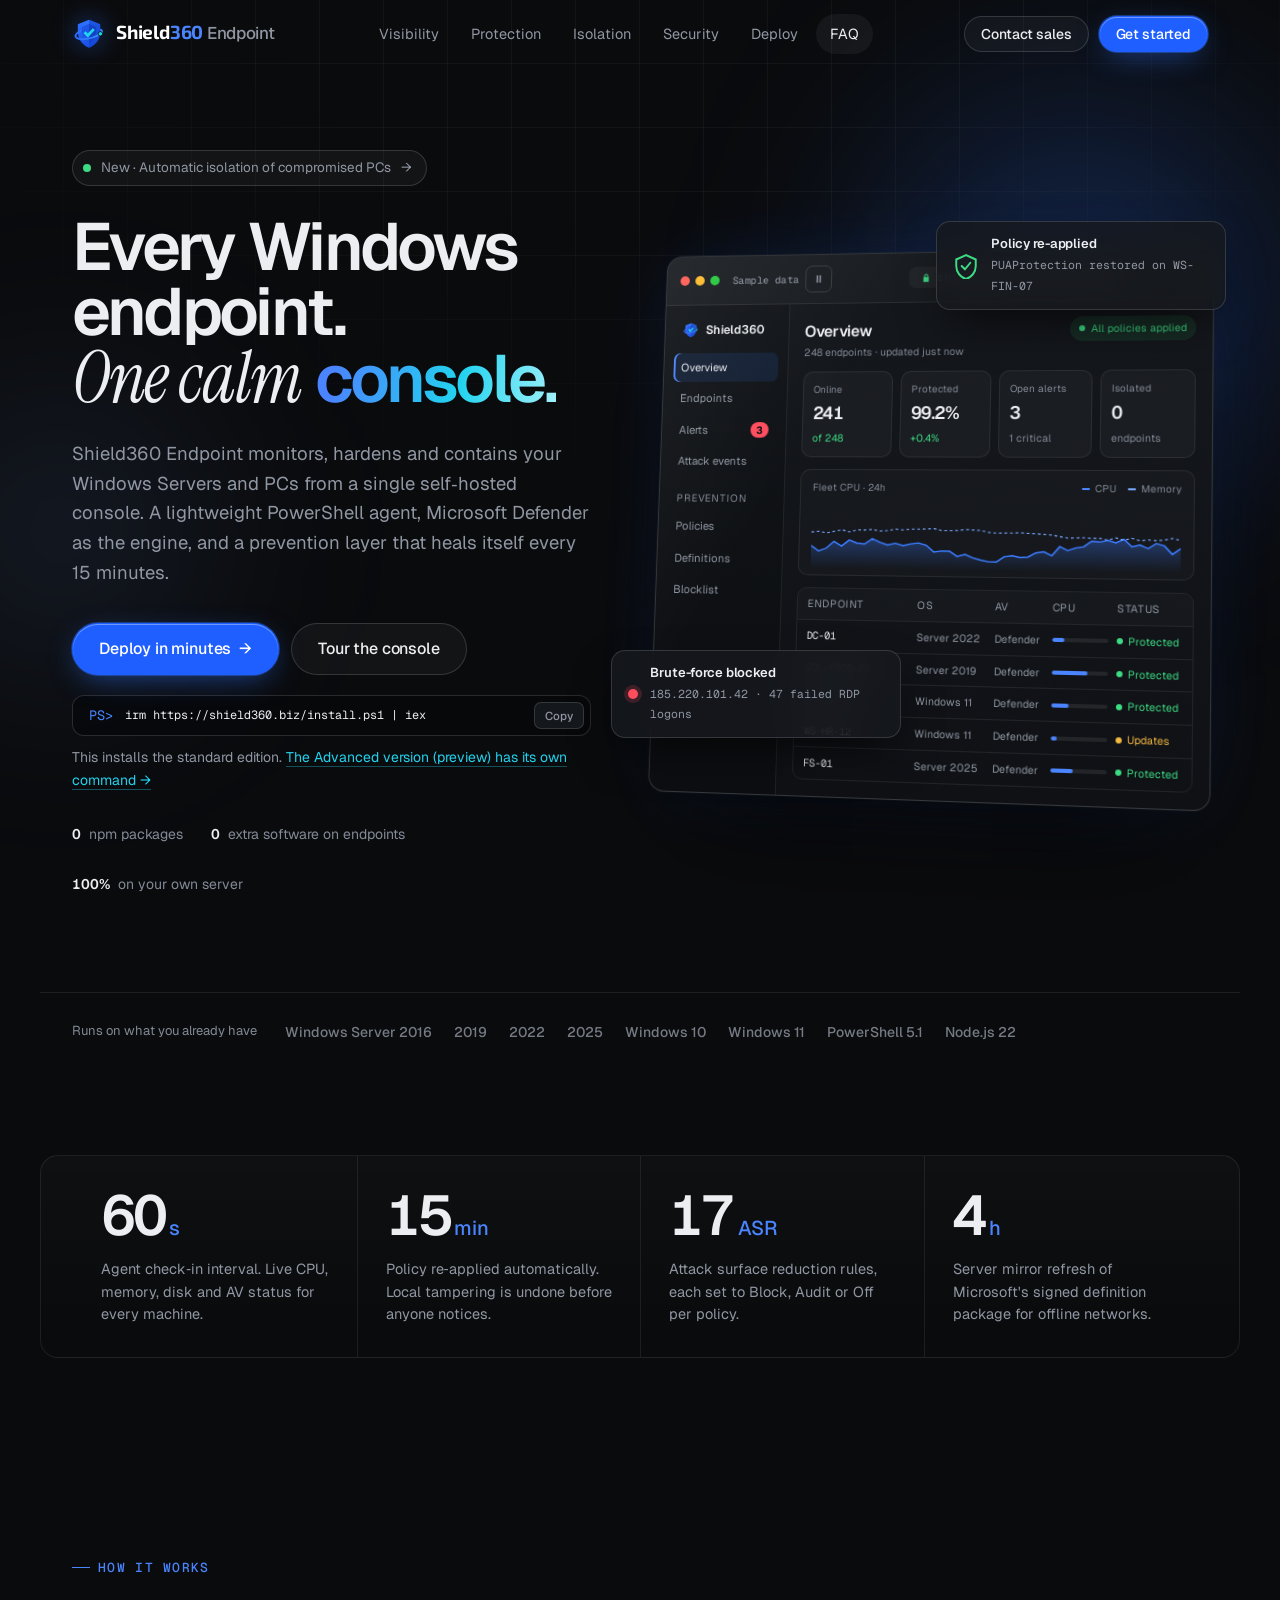
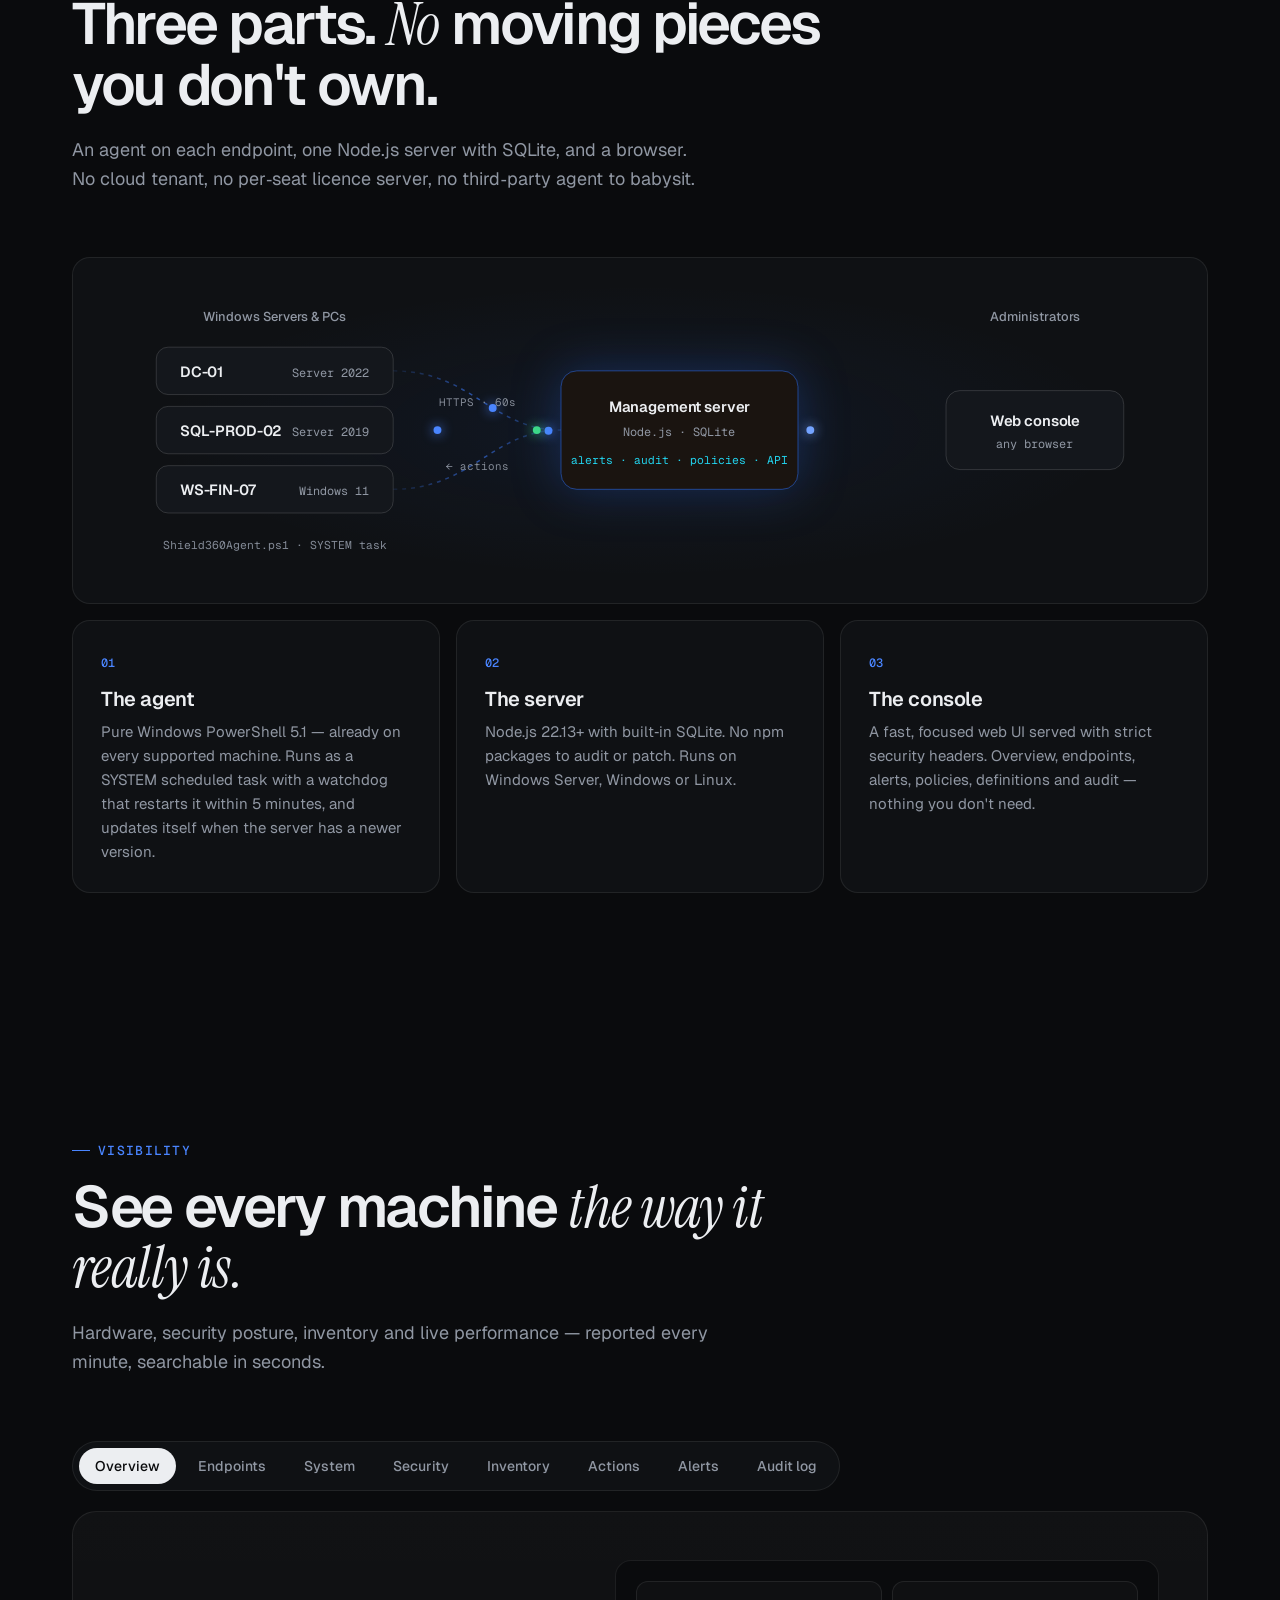
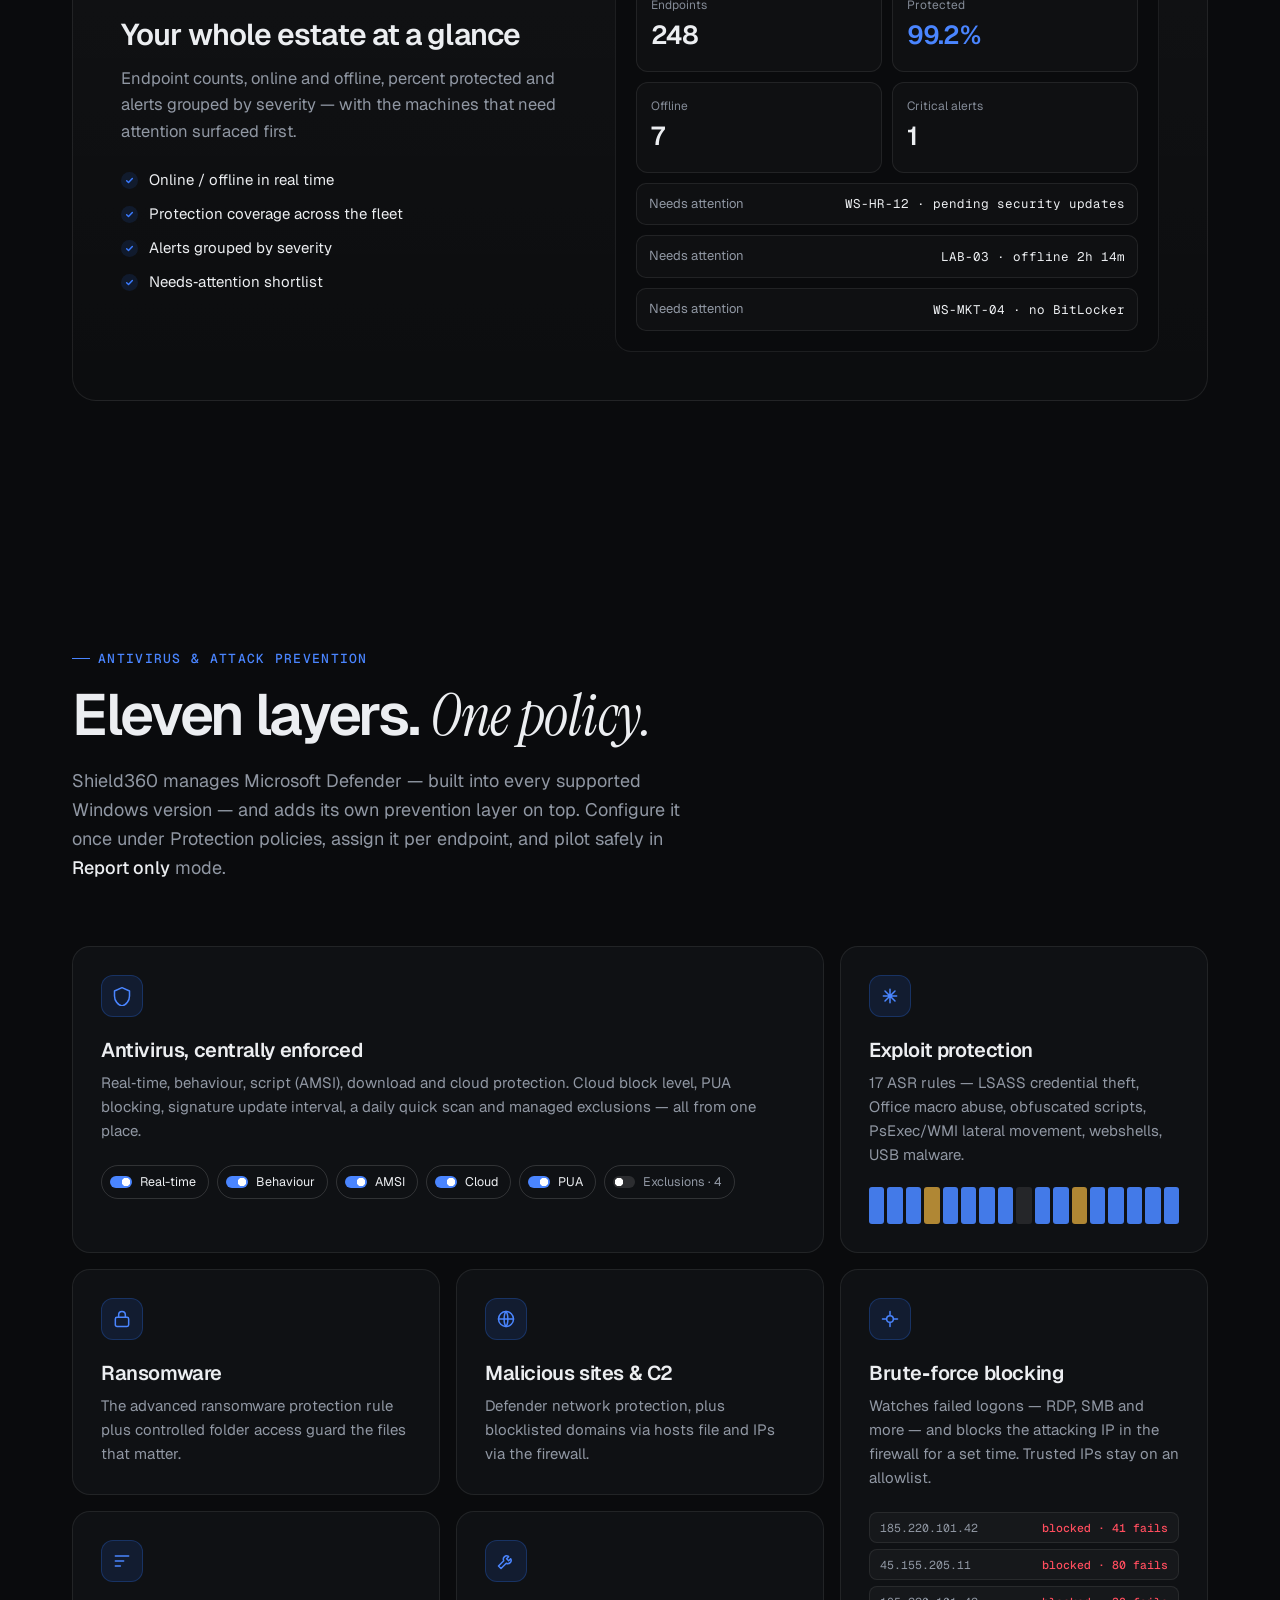
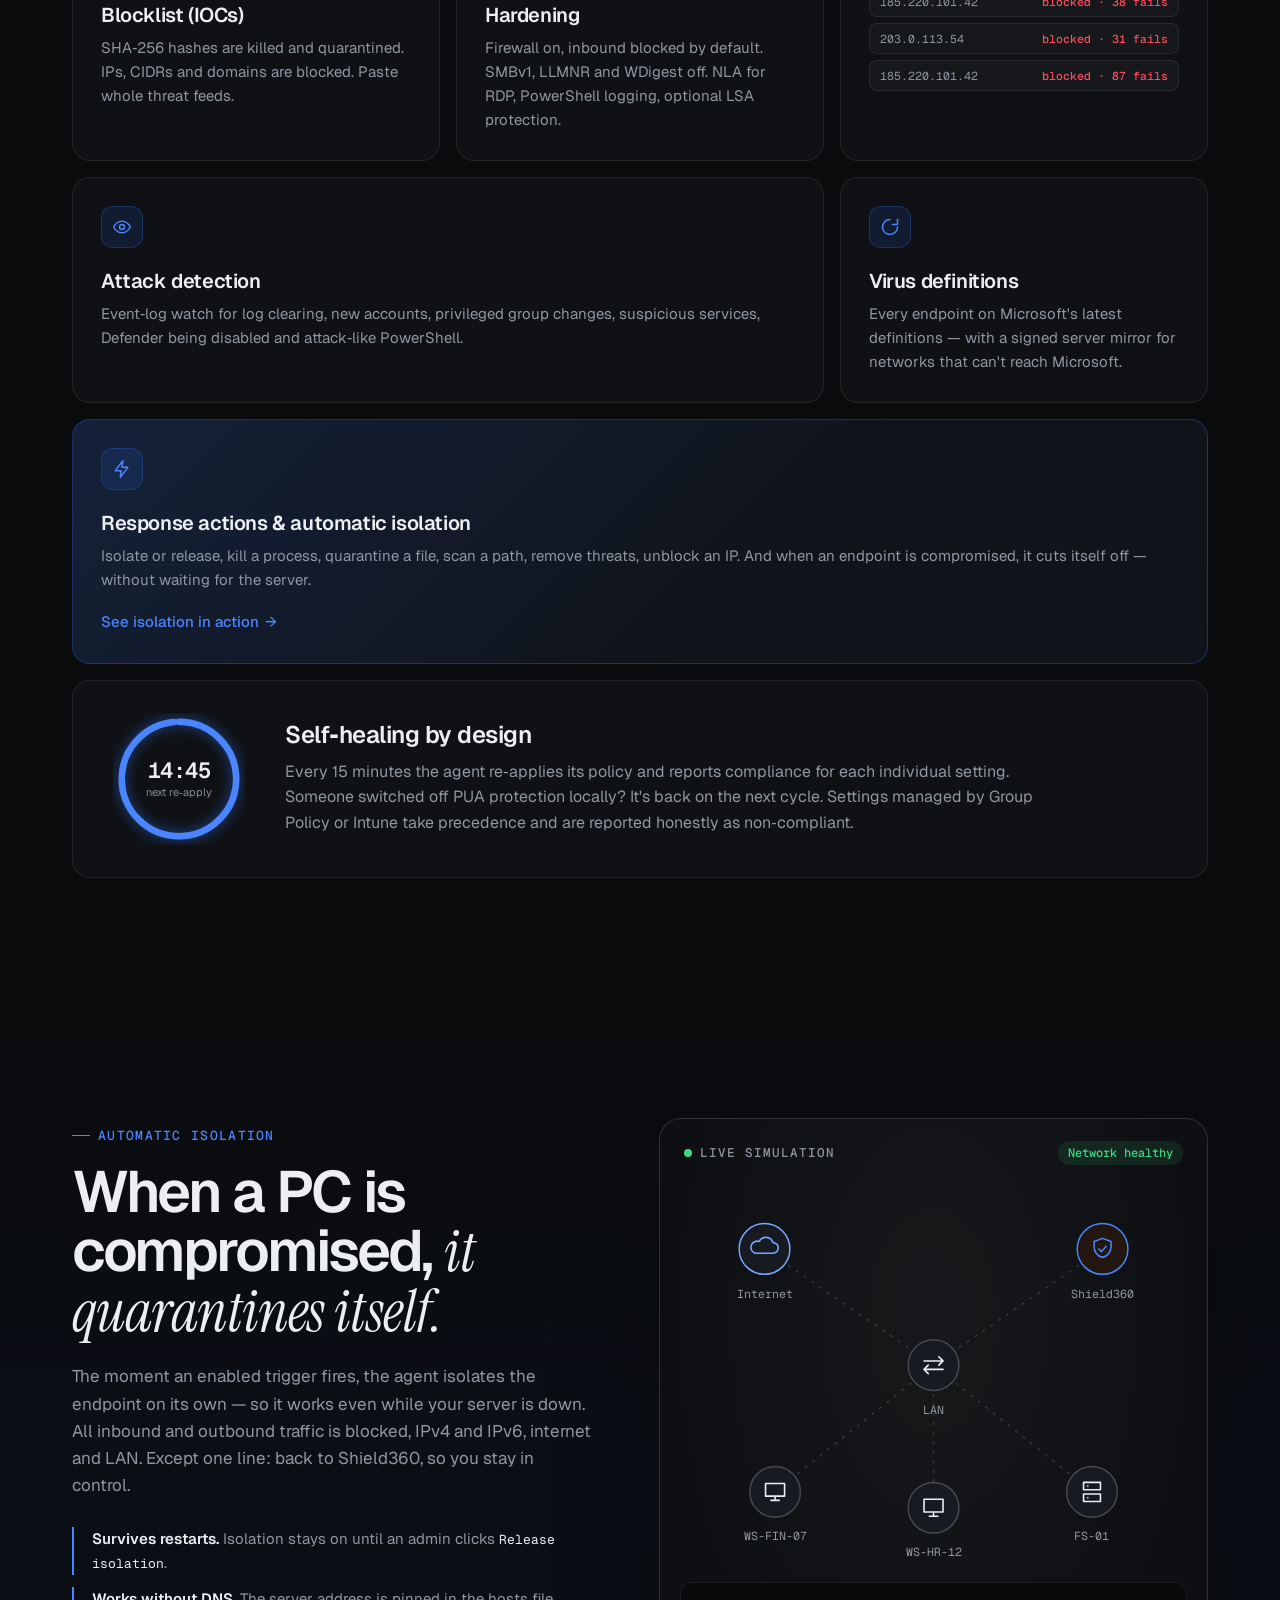
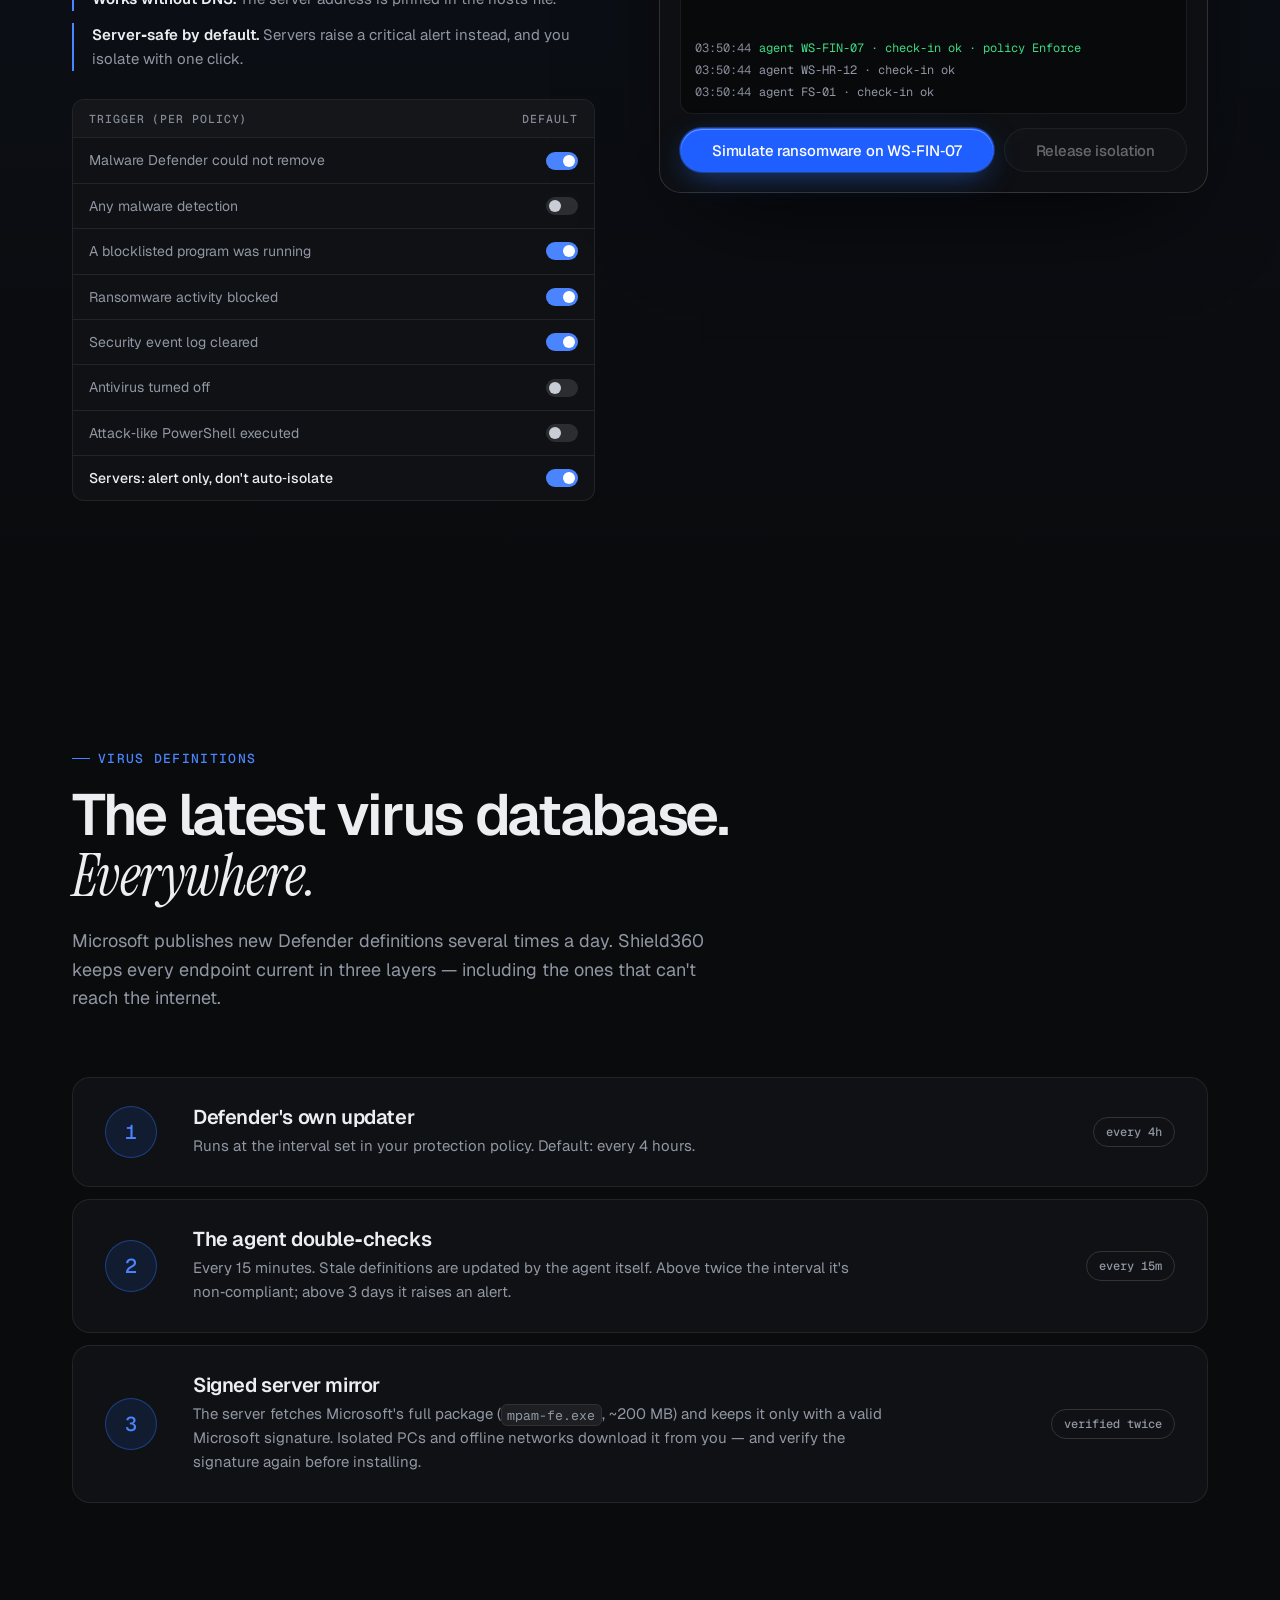
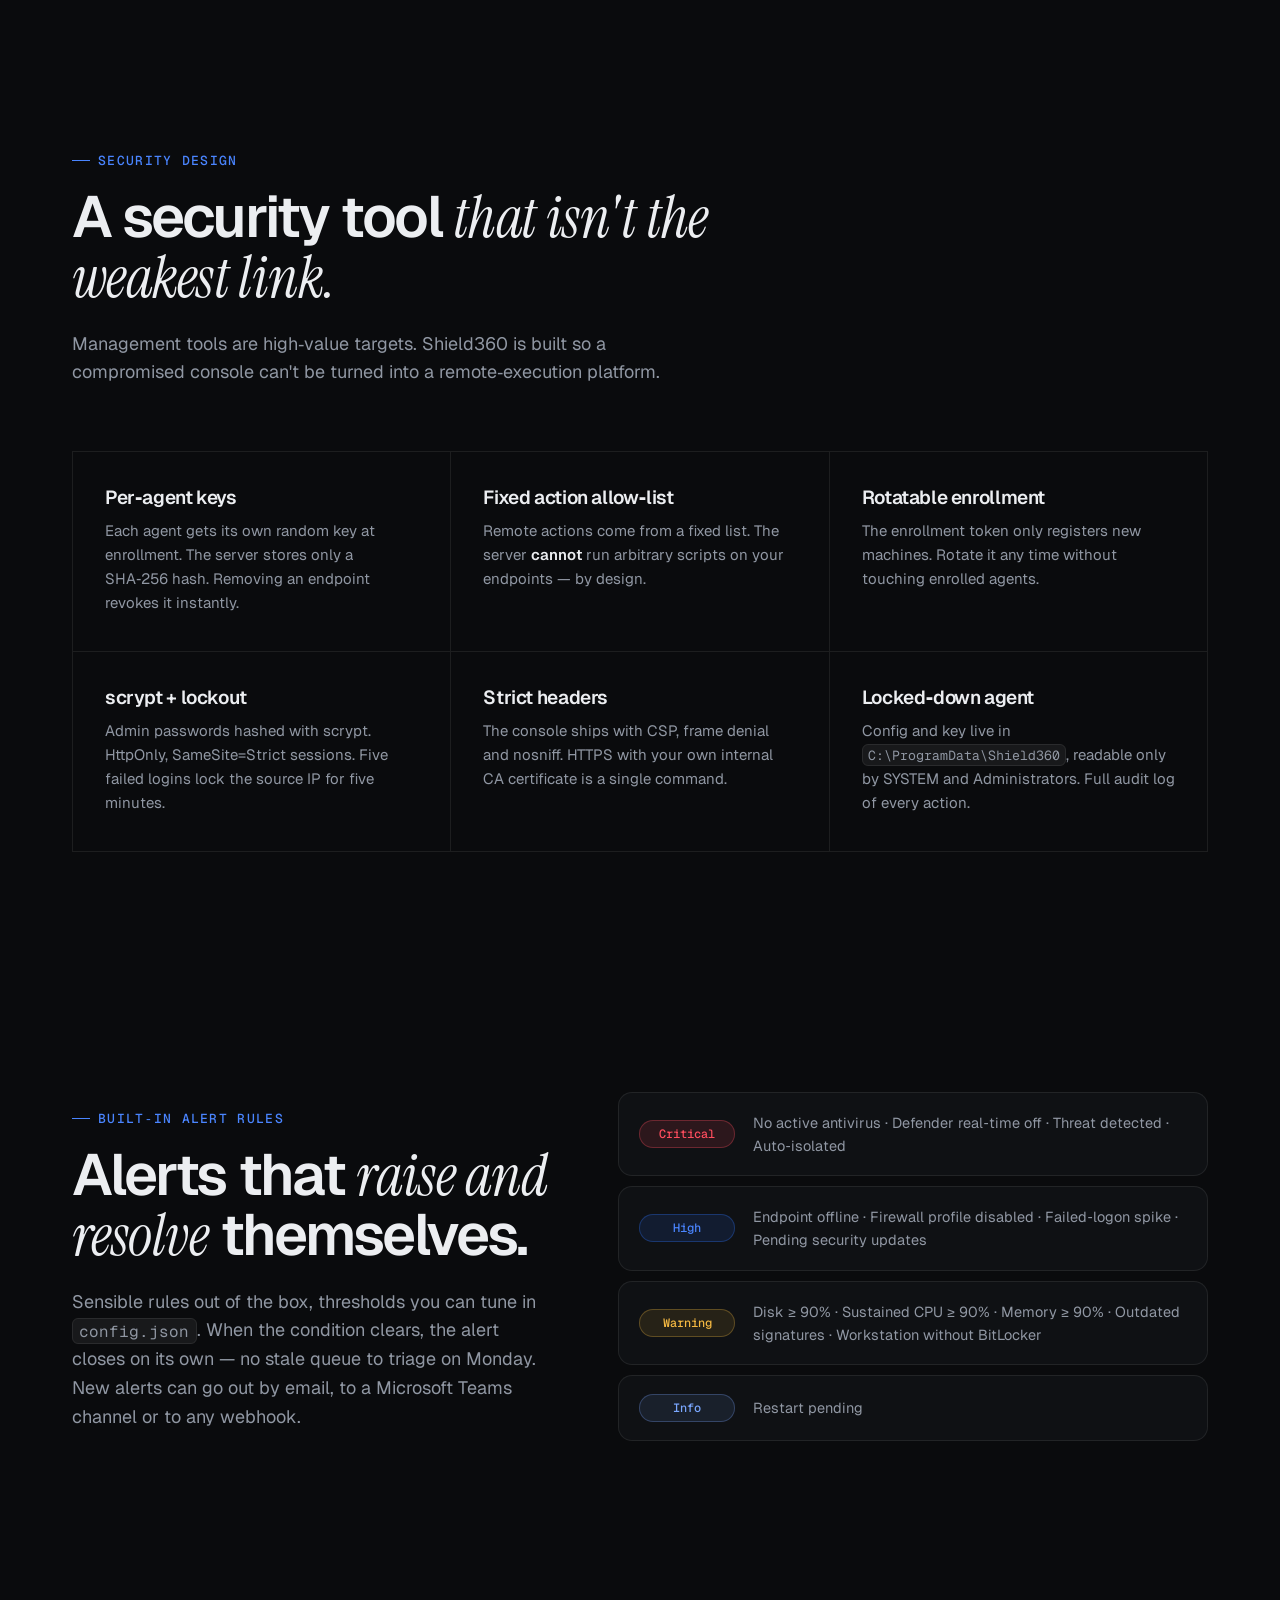
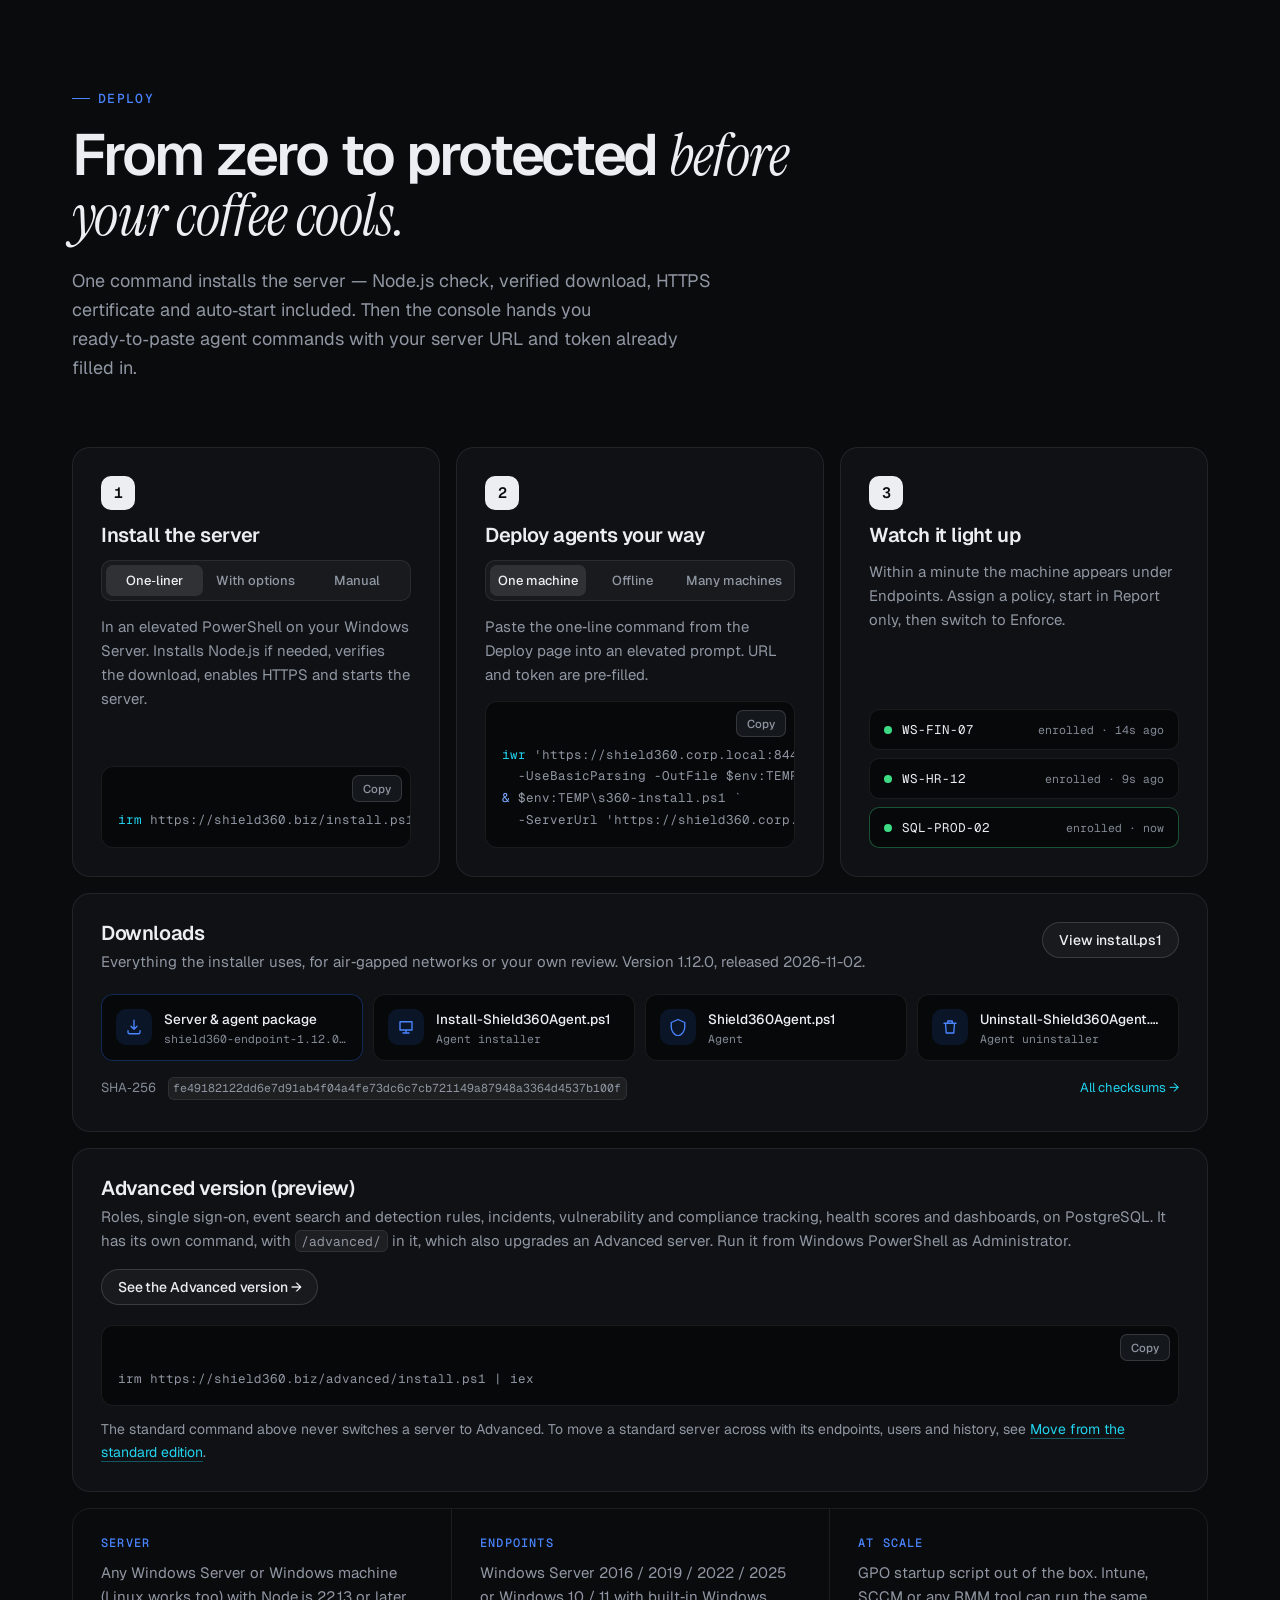
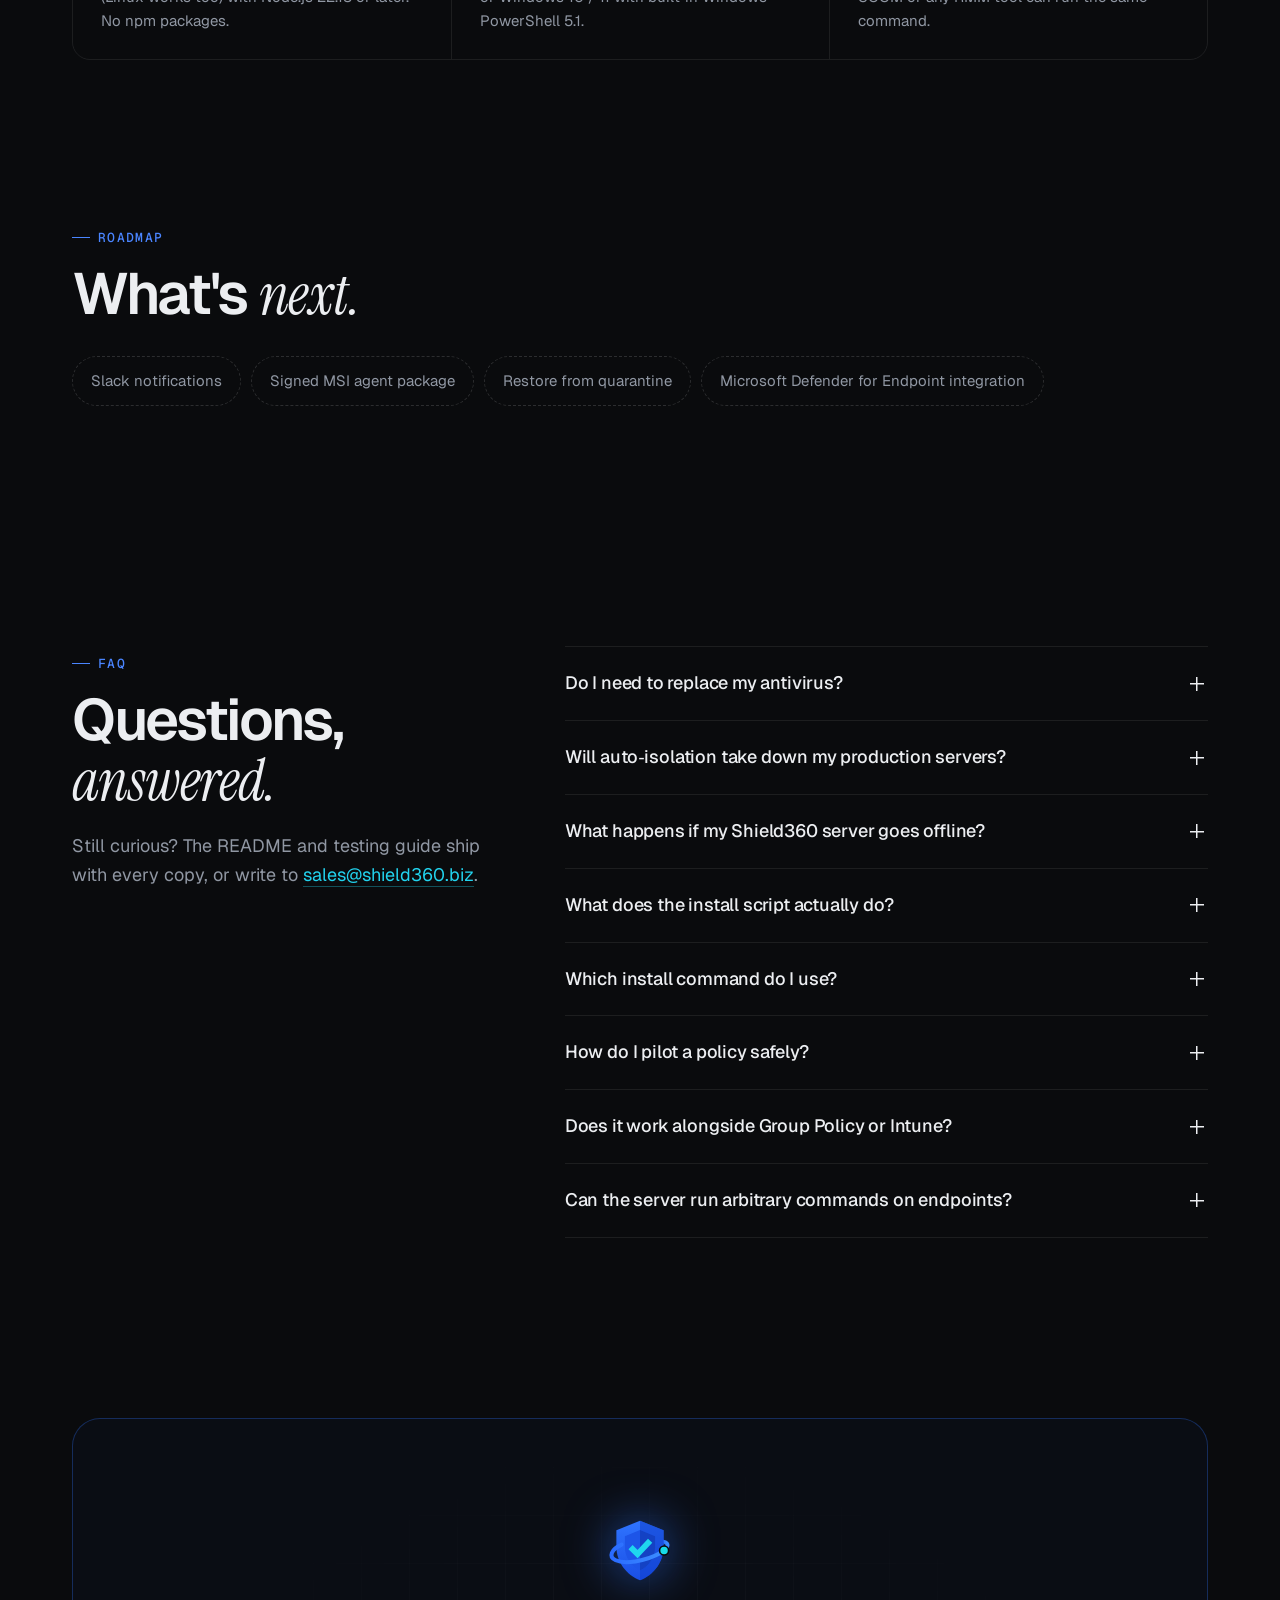
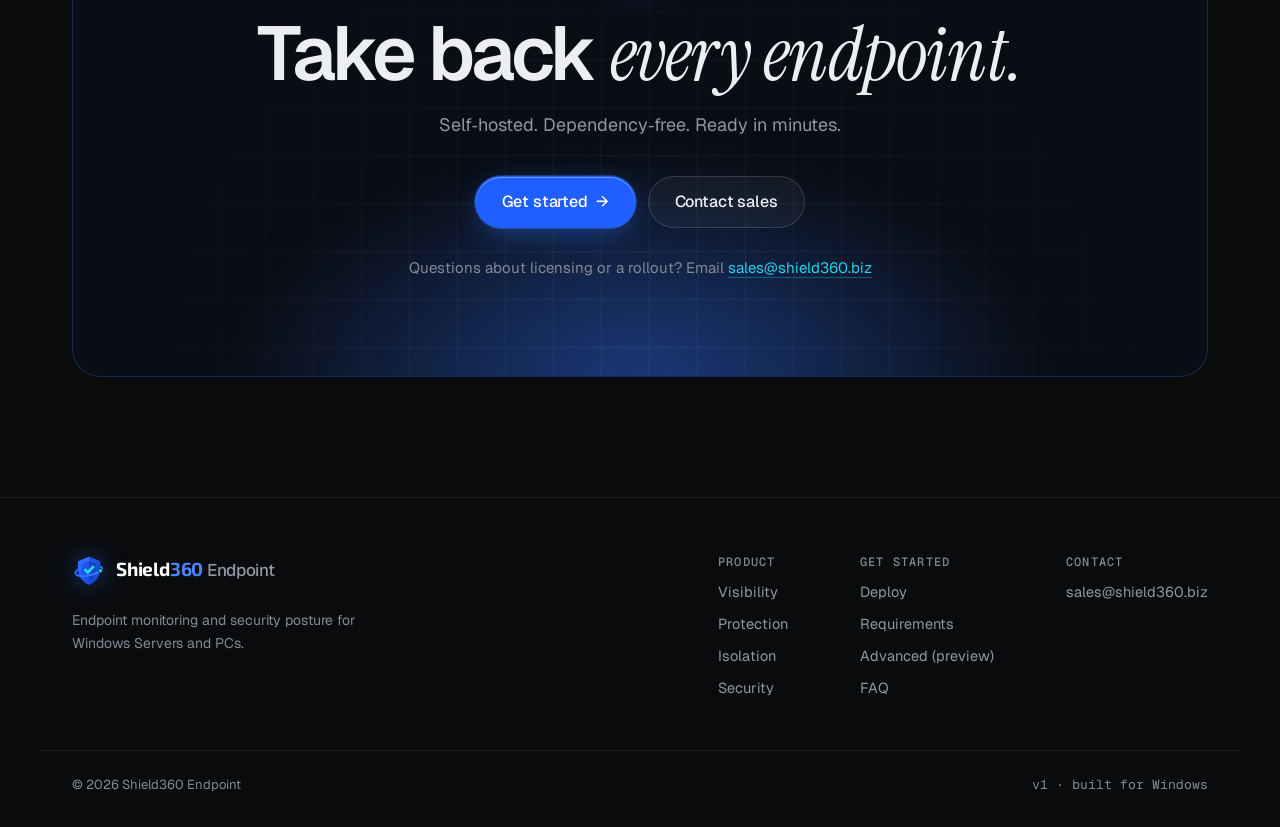
<file: index.html>
<!doctype html>
<html lang="en">
<head>
  <meta charset="utf-8">
  <meta name="viewport" content="width=device-width, initial-scale=1">
  <title>Shield360 Endpoint — Monitor, harden and contain every Windows endpoint</title>
  <meta name="description" content="Shield360 Endpoint is a self-hosted endpoint monitoring and protection platform for Windows Servers and PCs. Central Defender management, exploit protection, brute-force blocking and automatic isolation of compromised machines.">
  <meta name="theme-color" content="#0a0b0d">
  <link rel="canonical" href="https://shield360.biz/">
  <meta property="og:url" content="https://shield360.biz/">
  <meta property="og:type" content="website">
  <meta property="og:title" content="Shield360 Endpoint">
  <meta property="og:description" content="Monitor, harden and contain every Windows endpoint — from one self-hosted console.">
  <link rel="icon" href="assets/favicon.svg" type="image/svg+xml">
  <link rel="preconnect" href="https://fonts.googleapis.com">
  <link rel="preconnect" href="https://fonts.gstatic.com" crossorigin>
  <link href="https://fonts.googleapis.com/css2?family=Exo+2:wght@700&family=Geist:wght@300..800&family=Geist+Mono:wght@400;500&family=Instrument+Serif:ital@0;1&display=swap" rel="stylesheet">
  <link rel="stylesheet" href="styles.css?v=20261120">
</head>
<body>
  <svg width="0" height="0" style="position:absolute" aria-hidden="true" focusable="false">
    <symbol id="s360-mark" viewBox="0 0 64 64">
      <defs>
        <linearGradient id="s360-sh" x1="0" y1="0" x2="0" y2="1"><stop offset="0" stop-color="#2f74ff"/><stop offset="1" stop-color="#1a4fe6"/></linearGradient>
        <linearGradient id="s360-orb" x1="0" y1="0" x2="1" y2="0"><stop offset="0" stop-color="#2a6bff"/><stop offset="1" stop-color="#3b8cff"/></linearGradient>
      </defs>
      <path d="M51.5 23.5c4.6.6 6.2 2.8 4 5.9" fill="none" stroke="url(#s360-orb)" stroke-width="3.4" stroke-linecap="round"/>
      <path d="M32 5 11 13.6v14.6C11 41.6 19.8 53.4 32 58c12.2-4.6 21-16.4 21-29.8V13.6L32 5z" fill="url(#s360-sh)"/>
      <path d="M32 5v53c12.2-4.6 21-16.4 21-29.8V13.6L32 5z" fill="#0f3fcc" opacity=".55"/>
      <path d="M32 13.4 18.6 18.9v9.8c0 8.9 5.5 16.9 13.4 20.6 7.9-3.7 13.4-11.7 13.4-20.6v-9.8L32 13.4z" fill="#1d55e8"/>
      <path d="M32 13.4v35.9c7.9-3.7 13.4-11.7 13.4-20.6v-9.8L32 13.4z" fill="#1442c4"/>
      <path d="m23.6 28.6 6.2 6.2 11.2-12" fill="none" stroke="#1fd6ee" stroke-width="5.2"/>
      <path d="M15.6 26.4C6.4 30.6 3.6 37 10.4 40.2c7.4 3.5 25.6 1.6 40.6-6.8" fill="none" stroke="url(#s360-orb)" stroke-width="3.6" stroke-linecap="round"/>
      <circle cx="53.4" cy="31.6" r="4" fill="#18dbe8" stroke="#0a0b0d" stroke-width="1.4"/>
    </symbol>
  </svg>
  <a class="skip" href="#main">Skip to content</a>
  <div class="sr-only" id="sr-status" role="status" aria-live="polite"></div>

  <!-- ============ NAV ============ -->
  <header class="nav" id="nav">
    <div class="wrap nav-inner">
      <a href="#top" class="brand" aria-label="Shield360 Endpoint home">
        <svg class="brand-mark" viewBox="0 0 64 64" aria-hidden="true"><use href="#s360-mark"/></svg>
        <span><span class="wordmark">Shield<b>360</b></span> <em>Endpoint</em></span>
      </a>
      <nav class="nav-links" id="nav-links" aria-label="Primary">
        <a href="#visibility">Visibility</a>
        <a href="#protection">Protection</a>
        <a href="#isolation">Isolation</a>
        <a href="#security">Security</a>
        <a href="#deploy">Deploy</a>
        <a href="#faq">FAQ</a>
      </nav>
      <div class="nav-cta">
        <a href="mailto:sales@shield360.biz?subject=Shield360%20Endpoint%20enquiry" class="btn btn-ghost btn-sm nav-sales">Contact sales</a>
        <a href="#deploy" class="btn btn-primary btn-sm">Get started</a>
        <button class="nav-toggle" id="nav-toggle" aria-label="Open menu" aria-expanded="false" aria-controls="nav-links"><span></span><span></span></button>
      </div>
    </div>
  </header>

  <main id="main">
    <!-- ============ HERO ============ -->
    <section class="hero" id="top">
      <div class="hero-bg" aria-hidden="true">
        <div class="grid-lines"></div>
        <div class="glow glow-a"></div>
        <div class="glow glow-b"></div>
      </div>
      <div class="wrap hero-inner">
        <div class="hero-copy">
          <a href="#isolation" class="eyebrow-pill reveal">
            <span class="dot-live"></span> New · Automatic isolation of compromised PCs <span class="arrow">→</span>
          </a>
          <h1 class="hero-title reveal">
            Every Windows endpoint.<br>
            <span class="serif">One calm</span> <span class="accent-text">console.</span>
          </h1>
          <p class="hero-sub reveal">
            Shield360 Endpoint monitors, hardens and contains your Windows Servers and PCs from a single self‑hosted console. A lightweight PowerShell agent, Microsoft Defender as the engine, and a prevention layer that heals itself every 15 minutes.
          </p>
          <div class="hero-ctas reveal">
            <a href="#deploy" class="btn btn-primary btn-lg">Deploy in minutes <span class="arrow">→</span></a>
            <a href="#visibility" class="btn btn-ghost btn-lg">Tour the console</a>
          </div>
          <div class="install-chip reveal">
            <span class="ic-prompt" aria-hidden="true">PS&gt;</span>
            <code id="hero-cmd">irm https://shield360.biz/install.ps1 | iex</code>
            <button class="copy" data-copy="hero-cmd" aria-label="Copy install command">Copy</button>
          </div>
          <p class="reveal" style="margin-top:10px;color:var(--muted);font-size:14px">This installs the standard edition. <a class="text-link" href="#advanced">The Advanced version (preview) has its own command →</a></p>
          <ul class="hero-facts reveal" aria-label="Highlights">
            <li><b>0</b> npm packages</li>
            <li><b>0</b> extra software on endpoints</li>
            <li><b>100%</b> on your own server</li>
          </ul>
        </div>

        <!-- Console mockup -->
        <div class="hero-visual reveal" aria-label="Preview of the Shield360 console">
          <div class="console" id="hero-console">
            <div class="console-bar">
              <span class="tl"></span><span class="tl"></span><span class="tl"></span>
              <span class="sample-tag">Sample data</span>
              <button class="motion-toggle" id="motion-toggle" aria-pressed="false" aria-label="Pause animations">
                <svg class="i-pause" viewBox="0 0 16 16" aria-hidden="true"><path d="M5 3h2v10H5zM9 3h2v10H9z" fill="currentColor"/></svg>
                <svg class="i-play" viewBox="0 0 16 16" aria-hidden="true"><path d="M5 3l8 5-8 5z" fill="currentColor"/></svg>
              </button>
              <div class="console-url"><svg viewBox="0 0 16 16" aria-hidden="true"><path d="M5 7V5a3 3 0 0 1 6 0v2h1v7H4V7h1zm1.5 0h3V5a1.5 1.5 0 0 0-3 0v2z" fill="currentColor"/></svg>shield360.corp.local:8443</div>
            </div>
            <p class="sr-only">Preview of the Shield360 console with sample data: 248 endpoints, CPU and memory charts, top hosts and open alerts.</p>
            <div class="console-body" aria-hidden="true">
              <aside class="c-side">
                <div class="c-brand"><svg viewBox="0 0 64 64"><use href="#s360-mark"/></svg>Shield360</div>
                <span class="c-nav on">Overview</span>
                <span class="c-nav">Endpoints</span>
                <span class="c-nav">Alerts <b id="c-alert-pill">3</b></span>
                <span class="c-nav">Attack events</span>
                <span class="c-label">Prevention</span>
                <span class="c-nav">Policies</span>
                <span class="c-nav">Definitions</span>
                <span class="c-nav">Blocklist</span>
              </aside>
              <div class="c-main">
                <div class="c-head">
                  <div><div class="c-title">Overview</div><div class="c-muted">248 endpoints · updated <span id="c-ago">just now</span></div></div>
                  <span class="c-chip ok"><i></i>All policies applied</span>
                </div>
                <div class="c-kpis">
                  <div class="c-kpi"><span>Online</span><b id="k-online">241</b><small class="up">of 248</small></div>
                  <div class="c-kpi"><span>Protected</span><b id="k-prot">99.2%</b><small class="up">+0.4%</small></div>
                  <div class="c-kpi"><span>Open alerts</span><b id="k-alerts">3</b><small>1 critical</small></div>
                  <div class="c-kpi"><span>Isolated</span><b id="k-iso">0</b><small>endpoints</small></div>
                </div>
                <div class="c-chart">
                  <div class="c-chart-head"><span>Fleet CPU · 24h</span><span class="c-legend"><i class="l-cpu"></i>CPU <i class="l-mem"></i>Memory</span></div>
                  <svg viewBox="0 0 400 90" preserveAspectRatio="none" class="spark" aria-hidden="true">
                    <defs>
                      <linearGradient id="gcpu" x1="0" x2="0" y1="0" y2="1"><stop offset="0" stop-color="#3b7bff" stop-opacity=".35"/><stop offset="1" stop-color="#3b7bff" stop-opacity="0"/></linearGradient>
                    </defs>
                    <path id="spark-cpu-area" fill="url(#gcpu)"/>
                    <path id="spark-cpu" fill="none" stroke="#3b7bff" stroke-width="1.8"/>
                    <path id="spark-mem" fill="none" stroke="#7aa7ff" stroke-width="1.4" stroke-dasharray="3 3"/>
                  </svg>
                </div>
                <div class="c-table" id="c-table">
                  <div class="c-row c-row-h"><span>Endpoint</span><span>OS</span><span>AV</span><span>CPU</span><span>Status</span></div>
                </div>
              </div>
            </div>
          </div>
          <div class="float-card fc-1" id="fc-alert">
            <span class="sev crit"></span>
            <div><b>Brute-force blocked</b><small>185.220.101.42 · 47 failed RDP logons</small></div>
          </div>
          <div class="float-card fc-2">
            <svg viewBox="0 0 24 24" aria-hidden="true"><path d="M12 2 3 6v6c0 5.5 3.8 10.7 9 12 5.2-1.3 9-6.5 9-12V6l-9-4z" fill="none" stroke="currentColor" stroke-width="1.8"/><path d="m8 12 3 3 5-6" fill="none" stroke="currentColor" stroke-width="1.8" stroke-linecap="round"/></svg>
            <div><b>Policy re-applied</b><small>PUAProtection restored on WS-FIN-07</small></div>
          </div>
        </div>
      </div>

      <div class="wrap platform-strip reveal">
        <span class="ps-label">Runs on what you already have</span>
        <ul>
          <li>Windows Server 2016</li><li>2019</li><li>2022</li><li>2025</li>
          <li>Windows 10</li><li>Windows 11</li><li>PowerShell 5.1</li><li>Node.js 22</li>
        </ul>
      </div>
    </section>

    <!-- ============ STATS ============ -->
    <section class="stats">
      <div class="wrap stats-grid">
        <div class="stat reveal"><b data-count="60">0</b><span class="unit">s</span><p>Agent check‑in interval. Live CPU, memory, disk and AV status for every machine.</p></div>
        <div class="stat reveal"><b data-count="15">0</b><span class="unit">min</span><p>Policy re‑applied automatically. Local tampering is undone before anyone notices.</p></div>
        <div class="stat reveal"><b data-count="17">0</b><span class="unit">ASR</span><p>Attack surface reduction rules, each set to Block, Audit or Off per policy.</p></div>
        <div class="stat reveal"><b data-count="4">0</b><span class="unit">h</span><p>Server mirror refresh of Microsoft's signed definition package for offline networks.</p></div>
      </div>
    </section>

    <!-- ============ ARCHITECTURE ============ -->
    <section class="section arch" id="how">
      <div class="wrap">
        <div class="section-head reveal">
          <span class="eyebrow">How it works</span>
          <h2>Three parts. <span class="serif">No</span> moving pieces you don't own.</h2>
          <p>An agent on each endpoint, one Node.js server with SQLite, and a browser. No cloud tenant, no per‑seat licence server, no third‑party agent to babysit.</p>
        </div>

        <div class="arch-diagram reveal">
          <svg viewBox="0 0 1100 300" class="arch-svg" role="img" aria-label="Endpoints check in to the management server over HTTPS every 60 seconds; administrators use the browser console.">
            <defs>
              <linearGradient id="wire" x1="0" x2="1"><stop offset="0" stop-color="#3b7bff" stop-opacity=".1"/><stop offset=".5" stop-color="#3b7bff" stop-opacity=".6"/><stop offset="1" stop-color="#3b7bff" stop-opacity=".1"/></linearGradient>
            </defs>
            <!-- wires -->
            <path id="w1" d="M300 90 C 380 90, 400 150, 470 150" class="wire"/>
            <path id="w2" d="M300 150 L 470 150" class="wire"/>
            <path id="w3" d="M300 210 C 380 210, 400 150, 470 150" class="wire"/>
            <path id="w4" d="M710 150 L 860 150" class="wire"/>
            <circle r="4" class="pkt"><animateMotion dur="2.4s" repeatCount="indefinite"><mpath href="#w1"/></animateMotion></circle>
            <circle r="4" class="pkt"><animateMotion dur="2.4s" begin=".8s" repeatCount="indefinite"><mpath href="#w2"/></animateMotion></circle>
            <circle r="4" class="pkt"><animateMotion dur="2.4s" begin="1.6s" repeatCount="indefinite"><mpath href="#w3"/></animateMotion></circle>
            <circle r="4" class="pkt pkt-back"><animateMotion dur="3s" begin=".4s" repeatCount="indefinite" keyPoints="1;0" keyTimes="0;1" calcMode="linear"><mpath href="#w2"/></animateMotion></circle>
            <circle r="4" class="pkt pkt-blue"><animateMotion dur="2s" repeatCount="indefinite" keyPoints="1;0" keyTimes="0;1" calcMode="linear"><mpath href="#w4"/></animateMotion></circle>

            <!-- endpoints -->
            <g class="node">
              <rect x="60" y="66" width="240" height="48" rx="12"/>
              <text x="84" y="96" class="n-t">DC-01</text><text x="276" y="96" class="n-s" text-anchor="end">Server 2022</text>
            </g>
            <g class="node">
              <rect x="60" y="126" width="240" height="48" rx="12"/>
              <text x="84" y="156" class="n-t">SQL-PROD-02</text><text x="276" y="156" class="n-s" text-anchor="end">Server 2019</text>
            </g>
            <g class="node">
              <rect x="60" y="186" width="240" height="48" rx="12"/>
              <text x="84" y="216" class="n-t">WS-FIN-07</text><text x="276" y="216" class="n-s" text-anchor="end">Windows 11</text>
            </g>
            <text x="180" y="40" class="n-cap" text-anchor="middle">Windows Servers &amp; PCs</text>
            <text x="180" y="270" class="n-sub" text-anchor="middle">Shield360Agent.ps1 · SYSTEM task</text>

            <!-- server -->
            <g class="node node-core">
              <rect x="470" y="90" width="240" height="120" rx="16"/>
              <text x="590" y="132" class="n-t" text-anchor="middle">Management server</text>
              <text x="590" y="156" class="n-s" text-anchor="middle">Node.js · SQLite</text>
              <text x="590" y="184" class="n-m" text-anchor="middle">alerts · audit · policies · API</text>
            </g>
            <text x="385" y="126" class="n-lbl" text-anchor="middle">HTTPS · 60s</text>
            <text x="385" y="190" class="n-lbl" text-anchor="middle">← actions</text>

            <!-- console -->
            <g class="node">
              <rect x="860" y="110" width="180" height="80" rx="14"/>
              <text x="950" y="146" class="n-t" text-anchor="middle">Web console</text>
              <text x="950" y="168" class="n-s" text-anchor="middle">any browser</text>
            </g>
            <text x="950" y="40" class="n-cap" text-anchor="middle">Administrators</text>
          </svg>
        </div>

        <div class="arch-cards">
          <article class="mini-card reveal">
            <span class="mc-num">01</span>
            <h3>The agent</h3>
            <p>Pure Windows PowerShell 5.1 — already on every supported machine. Runs as a SYSTEM scheduled task with a watchdog that restarts it within 5 minutes, and updates itself when the server has a newer version.</p>
          </article>
          <article class="mini-card reveal">
            <span class="mc-num">02</span>
            <h3>The server</h3>
            <p>Node.js 22.13+ with built‑in SQLite. No npm packages to audit or patch. Runs on Windows Server, Windows or Linux.</p>
          </article>
          <article class="mini-card reveal">
            <span class="mc-num">03</span>
            <h3>The console</h3>
            <p>A fast, focused web UI served with strict security headers. Overview, endpoints, alerts, policies, definitions and audit — nothing you don't need.</p>
          </article>
        </div>
      </div>
    </section>

    <!-- ============ VISIBILITY (tabs) ============ -->
    <section class="section visibility" id="visibility">
      <div class="wrap">
        <div class="section-head reveal">
          <span class="eyebrow">Visibility</span>
          <h2>See every machine <span class="serif">the way it really is.</span></h2>
          <p>Hardware, security posture, inventory and live performance — reported every minute, searchable in seconds.</p>
        </div>

        <div class="tabs reveal" role="tablist" aria-label="Console areas" id="vis-tabs">
          <button role="tab" aria-selected="true" aria-controls="vp" data-tab="overview">Overview</button>
          <button role="tab" aria-selected="false" aria-controls="vp" data-tab="endpoints">Endpoints</button>
          <button role="tab" aria-selected="false" aria-controls="vp" data-tab="system">System</button>
          <button role="tab" aria-selected="false" aria-controls="vp" data-tab="security">Security</button>
          <button role="tab" aria-selected="false" aria-controls="vp" data-tab="inventory">Inventory</button>
          <button role="tab" aria-selected="false" aria-controls="vp" data-tab="actions">Actions</button>
          <button role="tab" aria-selected="false" aria-controls="vp" data-tab="alerts">Alerts</button>
          <button role="tab" aria-selected="false" aria-controls="vp" data-tab="audit">Audit log</button>
        </div>

        <div class="vis-panel reveal" id="vp" role="tabpanel">
          <div class="vis-copy">
            <h3 id="vp-title"></h3>
            <p id="vp-desc"></p>
            <ul class="checks" id="vp-list"></ul>
          </div>
          <div class="vis-art" id="vp-art" aria-hidden="true"></div>
        </div>
      </div>
    </section>

    <!-- ============ PROTECTION LAYERS ============ -->
    <section class="section protection" id="protection">
      <div class="wrap">
        <div class="section-head reveal">
          <span class="eyebrow">Antivirus &amp; attack prevention</span>
          <h2>Eleven layers. <span class="serif">One policy.</span></h2>
          <p>Shield360 manages Microsoft Defender — built into every supported Windows version — and adds its own prevention layer on top. Configure it once under Protection policies, assign it per endpoint, and pilot safely in <b>Report only</b> mode.</p>
        </div>

        <div class="bento">
          <article class="b-card b-wide reveal" data-glow>
            <div class="b-icon"><svg viewBox="0 0 24 24"><path d="M12 2 3 6v6c0 5.5 3.8 10.7 9 12 5.2-1.3 9-6.5 9-12V6l-9-4z"/></svg></div>
            <h3>Antivirus, centrally enforced</h3>
            <p>Real‑time, behaviour, script (AMSI), download and cloud protection. Cloud block level, PUA blocking, signature update interval, a daily quick scan and managed exclusions — all from one place.</p>
            <div class="b-toggles" aria-hidden="true">
              <span class="tg on">Real-time</span><span class="tg on">Behaviour</span><span class="tg on">AMSI</span><span class="tg on">Cloud</span><span class="tg on">PUA</span><span class="tg">Exclusions · 4</span>
            </div>
          </article>
          <article class="b-card reveal" data-glow>
            <div class="b-icon"><svg viewBox="0 0 24 24"><path d="M4 12h16M12 4v16M6 6l12 12M18 6 6 18"/></svg></div>
            <h3>Exploit protection</h3>
            <p>17 ASR rules — LSASS credential theft, Office macro abuse, obfuscated scripts, PsExec/WMI lateral movement, webshells, USB malware.</p>
            <div class="asr" aria-hidden="true" id="asr-grid"></div>
          </article>
          <article class="b-card reveal" data-glow>
            <div class="b-icon"><svg viewBox="0 0 24 24"><rect x="4" y="10" width="16" height="11" rx="2"/><path d="M8 10V7a4 4 0 0 1 8 0v3"/></svg></div>
            <h3>Ransomware</h3>
            <p>The advanced ransomware protection rule plus controlled folder access guard the files that matter.</p>
          </article>
          <article class="b-card reveal" data-glow>
            <div class="b-icon"><svg viewBox="0 0 24 24"><circle cx="12" cy="12" r="9"/><path d="M3 12h18M12 3c3 3.5 3 14.5 0 18M12 3c-3 3.5-3 14.5 0 18"/></svg></div>
            <h3>Malicious sites &amp; C2</h3>
            <p>Defender network protection, plus blocklisted domains via hosts file and IPs via the firewall.</p>
          </article>
          <article class="b-card b-tall reveal" data-glow>
            <div class="b-icon"><svg viewBox="0 0 24 24"><path d="M12 3v4M12 17v4M3 12h4M17 12h4"/><circle cx="12" cy="12" r="4"/></svg></div>
            <h3>Brute‑force blocking</h3>
            <p>Watches failed logons — RDP, SMB and more — and blocks the attacking IP in the firewall for a set time. Trusted IPs stay on an allowlist.</p>
            <div class="bf-log" aria-hidden="true" id="bf-log"></div>
          </article>
          <article class="b-card reveal" data-glow>
            <div class="b-icon"><svg viewBox="0 0 24 24"><path d="M4 6h16M4 12h10M4 18h6"/></svg></div>
            <h3>Blocklist (IOCs)</h3>
            <p>SHA‑256 hashes are killed and quarantined. IPs, CIDRs and domains are blocked. Paste whole threat feeds.</p>
          </article>
          <article class="b-card reveal" data-glow>
            <div class="b-icon"><svg viewBox="0 0 24 24"><path d="M14.7 6.3a4 4 0 0 0-5.4 5.4L3 18l3 3 6.3-6.3a4 4 0 0 0 5.4-5.4l-2.5 2.5-2.5-2.5 2.5-2.5z"/></svg></div>
            <h3>Hardening</h3>
            <p>Firewall on, inbound blocked by default. SMBv1, LLMNR and WDigest off. NLA for RDP, PowerShell logging, optional LSA protection.</p>
          </article>
          <article class="b-card b-wide reveal" data-glow>
            <div class="b-icon"><svg viewBox="0 0 24 24"><path d="M2 12s3.5-7 10-7 10 7 10 7-3.5 7-10 7S2 12 2 12z"/><circle cx="12" cy="12" r="3"/></svg></div>
            <h3>Attack detection</h3>
            <p>Event‑log watch for log clearing, new accounts, privileged group changes, suspicious services, Defender being disabled and attack‑like PowerShell.</p>
          </article>
          <article class="b-card reveal" data-glow>
            <div class="b-icon"><svg viewBox="0 0 24 24"><path d="M12 3a9 9 0 1 0 9 9"/><path d="M21 3v6h-6"/></svg></div>
            <h3>Virus definitions</h3>
            <p>Every endpoint on Microsoft's latest definitions — with a signed server mirror for networks that can't reach Microsoft.</p>
          </article>
          <article class="b-card b-full b-accent reveal" data-glow>
            <div class="b-icon"><svg viewBox="0 0 24 24"><path d="M13 2 4 14h7l-1 8 9-12h-7l1-8z"/></svg></div>
            <h3>Response actions &amp; automatic isolation</h3>
            <p>Isolate or release, kill a process, quarantine a file, scan a path, remove threats, unblock an IP. And when an endpoint is compromised, it cuts itself off — without waiting for the server.</p>
            <a href="#isolation" class="link-arrow">See isolation in action <span class="arrow">→</span></a>
          </article>
        </div>

        <div class="selfheal reveal">
          <div class="sh-ring" aria-hidden="true">
            <svg viewBox="0 0 120 120"><circle cx="60" cy="60" r="52" class="sh-track"/><circle cx="60" cy="60" r="52" class="sh-prog" id="sh-prog"/></svg>
            <div class="sh-center"><b id="sh-min">15:00</b><small>next re‑apply</small></div>
          </div>
          <div class="sh-copy">
            <h3>Self‑healing by design</h3>
            <p>Every 15 minutes the agent re‑applies its policy and reports compliance for each individual setting. Someone switched off PUA protection locally? It's back on the next cycle. Settings managed by Group Policy or Intune take precedence and are reported honestly as non‑compliant.</p>
          </div>
        </div>
      </div>
    </section>

    <!-- ============ ISOLATION DEMO ============ -->
    <section class="section isolation" id="isolation">
      <div class="wrap iso-grid">
        <div class="iso-copy">
          <span class="eyebrow reveal">Automatic isolation</span>
          <h2 class="reveal">When a PC is compromised, <span class="serif">it quarantines itself.</span></h2>
          <p class="reveal">The moment an enabled trigger fires, the agent isolates the endpoint on its own — so it works even while your server is down. All inbound and outbound traffic is blocked, IPv4 and IPv6, internet and LAN. Except one line: back to Shield360, so you stay in control.</p>

          <ul class="iso-facts reveal">
            <li><b>Survives restarts.</b> Isolation stays on until an admin clicks <em>Release isolation</em>.</li>
            <li><b>Works without DNS.</b> The server address is pinned in the hosts file.</li>
            <li><b>Server‑safe by default.</b> Servers raise a critical alert instead, and you isolate with one click.</li>
          </ul>

          <div class="triggers reveal" aria-label="Isolation triggers">
            <div class="tr-head"><span>Trigger (per policy)</span><span>Default</span></div>
            <div class="tr"><span>Malware Defender could not remove</span><i class="sw on"></i></div>
            <div class="tr"><span>Any malware detection</span><i class="sw"></i></div>
            <div class="tr"><span>A blocklisted program was running</span><i class="sw on"></i></div>
            <div class="tr"><span>Ransomware activity blocked</span><i class="sw on"></i></div>
            <div class="tr"><span>Security event log cleared</span><i class="sw on"></i></div>
            <div class="tr"><span>Antivirus turned off</span><i class="sw"></i></div>
            <div class="tr"><span>Attack‑like PowerShell executed</span><i class="sw"></i></div>
            <div class="tr"><span><b>Servers: alert only, don't auto‑isolate</b></span><i class="sw on"></i></div>
          </div>
        </div>

        <div class="iso-demo reveal">
          <div class="demo-card" id="demo">
            <div class="demo-head">
              <span class="demo-title"><span class="dot-live"></span> Live simulation</span>
              <span class="demo-state" id="demo-state">Network healthy</span>
            </div>
            <svg viewBox="0 0 480 380" class="net" id="net" role="img" aria-label="Network diagram showing an endpoint being isolated">
              <g id="net-links"></g>
              <g id="net-nodes"></g>
            </svg>
            <div class="demo-log" id="demo-log" aria-live="polite"></div>
            <div class="demo-actions">
              <button class="btn btn-primary" id="demo-run">Simulate ransomware on WS‑FIN‑07</button>
              <button class="btn btn-ghost" id="demo-reset" disabled>Release isolation</button>
            </div>
          </div>
        </div>
      </div>
    </section>

    <!-- ============ DEFINITIONS ============ -->
    <section class="section defs">
      <div class="wrap">
        <div class="section-head reveal">
          <span class="eyebrow">Virus definitions</span>
          <h2>The latest virus database. <span class="serif">Everywhere.</span></h2>
          <p>Microsoft publishes new Defender definitions several times a day. Shield360 keeps every endpoint current in three layers — including the ones that can't reach the internet.</p>
        </div>
        <ol class="layers">
          <li class="layer reveal">
            <span class="layer-n">1</span>
            <div>
              <h3>Defender's own updater</h3>
              <p>Runs at the interval set in your protection policy. Default: every 4 hours.</p>
            </div>
            <span class="layer-tag">every 4h</span>
          </li>
          <li class="layer reveal">
            <span class="layer-n">2</span>
            <div>
              <h3>The agent double‑checks</h3>
              <p>Every 15 minutes. Stale definitions are updated by the agent itself. Above twice the interval it's non‑compliant; above 3 days it raises an alert.</p>
            </div>
            <span class="layer-tag">every 15m</span>
          </li>
          <li class="layer reveal">
            <span class="layer-n">3</span>
            <div>
              <h3>Signed server mirror</h3>
              <p>The server fetches Microsoft's full package (<code>mpam-fe.exe</code>, ~200 MB) and keeps it only with a valid Microsoft signature. Isolated PCs and offline networks download it from you — and verify the signature again before installing.</p>
            </div>
            <span class="layer-tag">verified twice</span>
          </li>
        </ol>
      </div>
    </section>

    <!-- ============ SECURITY DESIGN ============ -->
    <section class="section security" id="security">
      <div class="wrap">
        <div class="section-head reveal">
          <span class="eyebrow">Security design</span>
          <h2>A security tool <span class="serif">that isn't the weakest link.</span></h2>
          <p>Management tools are high‑value targets. Shield360 is built so a compromised console can't be turned into a remote‑execution platform.</p>
        </div>
        <div class="sec-grid">
          <article class="sec reveal"><h3>Per‑agent keys</h3><p>Each agent gets its own random key at enrollment. The server stores only a SHA‑256 hash. Removing an endpoint revokes it instantly.</p></article>
          <article class="sec reveal"><h3>Fixed action allow‑list</h3><p>Remote actions come from a fixed list. The server <b>cannot</b> run arbitrary scripts on your endpoints — by design.</p></article>
          <article class="sec reveal"><h3>Rotatable enrollment</h3><p>The enrollment token only registers new machines. Rotate it any time without touching enrolled agents.</p></article>
          <article class="sec reveal"><h3>scrypt + lockout</h3><p>Admin passwords hashed with scrypt. HttpOnly, SameSite=Strict sessions. Five failed logins lock the source IP for five minutes.</p></article>
          <article class="sec reveal"><h3>Strict headers</h3><p>The console ships with CSP, frame denial and nosniff. HTTPS with your own internal CA certificate is a single command.</p></article>
          <article class="sec reveal"><h3>Locked‑down agent</h3><p>Config and key live in <code>C:\ProgramData\Shield360</code>, readable only by SYSTEM and Administrators. Full audit log of every action.</p></article>
        </div>
      </div>
    </section>

    <!-- ============ ALERTS ============ -->
    <section class="section alerts-sec">
      <div class="wrap alerts-grid">
        <div class="reveal">
          <span class="eyebrow">Built‑in alert rules</span>
          <h2>Alerts that <span class="serif">raise and resolve</span> themselves.</h2>
          <p class="lead">Sensible rules out of the box, thresholds you can tune in <code>config.json</code>. When the condition clears, the alert closes on its own — no stale queue to triage on Monday. New alerts can go out by email, to a Microsoft Teams channel or to any webhook.</p>
        </div>
        <div class="sev-list reveal">
          <div class="sev-row"><span class="badge crit">Critical</span><p>No active antivirus · Defender real‑time off · Threat detected · Auto‑isolated</p></div>
          <div class="sev-row"><span class="badge high">High</span><p>Endpoint offline · Firewall profile disabled · Failed‑logon spike · Pending security updates</p></div>
          <div class="sev-row"><span class="badge warn">Warning</span><p>Disk ≥ 90% · Sustained CPU ≥ 90% · Memory ≥ 90% · Outdated signatures · Workstation without BitLocker</p></div>
          <div class="sev-row"><span class="badge info">Info</span><p>Restart pending</p></div>
        </div>
      </div>
    </section>

    <!-- ============ DEPLOY ============ -->
    <section class="section deploy" id="deploy">
      <div class="wrap">
        <div class="section-head reveal">
          <span class="eyebrow">Deploy</span>
          <h2>From zero to protected <span class="serif">before your coffee cools.</span></h2>
          <p>One command installs the server — Node.js check, verified download, HTTPS certificate and auto‑start included. Then the console hands you ready‑to‑paste agent commands with your server URL and token already filled in.</p>
        </div>

        <div class="steps">
          <div class="step reveal">
            <div class="step-n">1</div>
            <h3>Install the server</h3>
            <div class="seg" role="tablist" aria-label="Server install method" id="seg-srv">
              <button role="tab" aria-selected="true" data-m="quick">One‑liner</button>
              <button role="tab" aria-selected="false" data-m="options">With options</button>
              <button role="tab" aria-selected="false" data-m="manual">Manual</button>
            </div>
            <p id="seg-srv-desc"></p>
            <div class="code">
              <button class="copy" data-copy="s1" aria-label="Copy command">Copy</button>
<pre id="s1"></pre>
            </div>
          </div>
          <div class="step reveal">
            <div class="step-n">2</div>
            <h3>Deploy agents your way</h3>
            <div class="seg" role="tablist" aria-label="Deployment method" id="seg">
              <button role="tab" aria-selected="true" data-m="one">One machine</button>
              <button role="tab" aria-selected="false" data-m="offline">Offline</button>
              <button role="tab" aria-selected="false" data-m="gpo">Many machines</button>
            </div>
            <p id="seg-desc">Paste the one‑line command from the Deploy page into an elevated prompt.</p>
            <div class="code">
              <button class="copy" data-copy="s2" aria-label="Copy command">Copy</button>
<pre id="s2"></pre>
            </div>
          </div>
          <div class="step reveal">
            <div class="step-n">3</div>
            <h3>Watch it light up</h3>
            <p>Within a minute the machine appears under Endpoints. Assign a policy, start in Report only, then switch to Enforce.</p>
            <div class="enroll" aria-hidden="true">
              <div class="en-row"><i class="ok"></i>WS-FIN-07 <span>enrolled · 14s ago</span></div>
              <div class="en-row"><i class="ok"></i>WS-HR-12 <span>enrolled · 9s ago</span></div>
              <div class="en-row en-new"><i class="ok"></i>SQL-PROD-02 <span>enrolled · now</span></div>
            </div>
          </div>
        </div>

        <div class="downloads reveal" id="downloads">
          <div class="dl-head">
            <div>
              <h3>Downloads</h3>
              <p>Everything the installer uses, for air‑gapped networks or your own review. <span id="dl-meta"></span></p>
            </div>
            <a class="btn btn-ghost btn-sm" href="install.ps1" target="_blank" rel="noopener">View install.ps1</a>
          </div>
          <div class="dl-grid">
            <a class="dl" id="dl-zip" href="download/latest.json" download>
              <span class="dl-ic"><svg viewBox="0 0 24 24" aria-hidden="true"><path d="M12 3v12m0 0-4-4m4 4 4-4M4 17v2a2 2 0 0 0 2 2h12a2 2 0 0 0 2-2v-2"/></svg></span>
              <span class="dl-t"><b>Server &amp; agent package</b><small id="dl-zip-name">shield360-endpoint.zip</small></span>
            </a>
            <a class="dl" href="download/agent/Install-Shield360Agent.ps1" download>
              <span class="dl-ic"><svg viewBox="0 0 24 24" aria-hidden="true"><path d="M4 5h16v11H4zM8 20h8M12 16v4"/></svg></span>
              <span class="dl-t"><b>Install-Shield360Agent.ps1</b><small>Agent installer</small></span>
            </a>
            <a class="dl" href="download/agent/Shield360Agent.ps1" download>
              <span class="dl-ic"><svg viewBox="0 0 24 24" aria-hidden="true"><path d="M12 2 3 6v6c0 5.5 3.8 10.7 9 12 5.2-1.3 9-6.5 9-12V6l-9-4z"/></svg></span>
              <span class="dl-t"><b>Shield360Agent.ps1</b><small>Agent</small></span>
            </a>
            <a class="dl" href="download/agent/Uninstall-Shield360Agent.ps1" download>
              <span class="dl-ic"><svg viewBox="0 0 24 24" aria-hidden="true"><path d="M4 7h16M9 7V4h6v3M6 7l1 13h10l1-13"/></svg></span>
              <span class="dl-t"><b>Uninstall-Shield360Agent.ps1</b><small>Agent uninstaller</small></span>
            </a>
          </div>
          <div class="dl-sum">
            <span>SHA‑256</span><code id="dl-sha">see SHA256SUMS.txt</code>
            <a href="download/SHA256SUMS.txt" target="_blank" rel="noopener">All checksums →</a>
          </div>
        </div>

        <div class="downloads reveal" id="advanced">
          <div class="dl-head">
            <div>
              <h3>Advanced version (preview)</h3>
              <p>Roles, single sign‑on, event search and detection rules, incidents, vulnerability and compliance tracking, health scores and dashboards, on PostgreSQL. It has its own command, with <code>/advanced/</code> in it, which also upgrades an Advanced server. Run it from Windows PowerShell as Administrator.</p>
            </div>
            <a class="btn btn-ghost btn-sm" href="advanced/">See the Advanced version →</a>
          </div>
          <div class="code">
            <button class="copy" data-copy="adv-cmd" aria-label="Copy Advanced install command">Copy</button>
<pre id="adv-cmd">irm https://shield360.biz/advanced/install.ps1 | iex</pre>
          </div>
          <p style="margin-top:12px;color:var(--muted);font-size:14px">The standard command above never switches a server to Advanced. To move a standard server across with its endpoints, users and history, see <a class="text-link" href="advanced/#move">Move from the standard edition</a>.</p>
        </div>

        <div class="reqs reveal">
          <div class="req">
            <h4>Server</h4>
            <p>Any Windows Server or Windows machine (Linux works too) with Node.js 22.13 or later. No npm packages.</p>
          </div>
          <div class="req">
            <h4>Endpoints</h4>
            <p>Windows Server 2016 / 2019 / 2022 / 2025 or Windows 10 / 11 with built‑in Windows PowerShell 5.1.</p>
          </div>
          <div class="req">
            <h4>At scale</h4>
            <p>GPO startup script out of the box. Intune, SCCM or any RMM tool can run the same command.</p>
          </div>
        </div>
      </div>
    </section>

    <!-- ============ ROADMAP ============ -->
    <section class="section roadmap">
      <div class="wrap">
        <div class="section-head reveal">
          <span class="eyebrow">Roadmap</span>
          <h2>What's <span class="serif">next.</span></h2>
        </div>
        <div class="road reveal">
          <span>Slack notifications</span>
          <span>Signed MSI agent package</span>
          <span>Restore from quarantine</span>
          <span>Microsoft Defender for Endpoint integration</span>
        </div>
      </div>
    </section>

    <!-- ============ FAQ ============ -->
    <section class="section faq" id="faq">
      <div class="wrap faq-grid">
        <div class="reveal">
          <span class="eyebrow">FAQ</span>
          <h2>Questions, <span class="serif">answered.</span></h2>
          <p class="lead">Still curious? The README and testing guide ship with every copy, or write to <a class="text-link" href="mailto:sales@shield360.biz">sales@shield360.biz</a>.</p>
        </div>
        <div class="faq-list reveal">
          <details>
            <summary>Do I need to replace my antivirus?</summary>
            <p>No. Shield360 uses Microsoft Defender — already built into every supported Windows version — as its engine, and manages it centrally. It also reports third‑party AV where present.</p>
          </details>
          <details>
            <summary>Will auto‑isolation take down my production servers?</summary>
            <p>Not by default. The "Servers: alert only" setting is on out of the box. Servers raise a critical "Compromise detected" alert and you isolate them with one click when you choose to.</p>
          </details>
          <details>
            <summary>What happens if my Shield360 server goes offline?</summary>
            <p>Endpoints keep enforcing their last policy and still isolate themselves when a trigger fires — the decision happens on the agent. When the server returns, everything reconciles on the next check‑in.</p>
          </details>
          <details>
            <summary>What does the install script actually do?</summary>
            <p>It checks for Node.js 22.13+ (installing the LTS with winget if missing), downloads the release package from shield360.biz, verifies its SHA‑256 checksum, extracts it to <code>C:\Shield360 Endpoint</code>, creates an HTTPS certificate and registers the server to start automatically. Upgrades keep your config and data. <a class="text-link" href="install.ps1" target="_blank" rel="noopener">Read the script</a> before you run it.</p>
          </details>
          <details>
            <summary>Which install command do I use?</summary>
            <p><code>irm https://shield360.biz/install.ps1 | iex</code> installs or upgrades the standard edition. The Advanced version (preview) has its own command, with <code>/advanced/</code> in it: <code>irm https://shield360.biz/advanced/install.ps1 | iex</code>, which also upgrades an Advanced server. Running the standard command never switches a server to Advanced; to move a standard server across with its endpoints, users and history, see <a class="text-link" href="advanced/#move">Move from the standard edition</a>.</p>
          </details>
          <details>
            <summary>How do I pilot a policy safely?</summary>
            <p>Use <b>Report only</b> mode. The agent measures compliance for every setting but changes nothing, and raises alerts instead of isolating. Switch to Enforce when you're happy.</p>
          </details>
          <details>
            <summary>Does it work alongside Group Policy or Intune?</summary>
            <p>Yes. Settings managed by GPO or Intune take precedence, and Shield360 shows them as non‑compliant so you can see exactly where policies disagree.</p>
          </details>
          <details>
            <summary>Can the server run arbitrary commands on endpoints?</summary>
            <p>No. Remote actions come from a fixed allow‑list — scans, signature updates, process and connection listings, restarts with a two‑minute user warning, isolation and the response actions. Nothing else.</p>
          </details>
        </div>
      </div>
    </section>

    <!-- ============ CTA ============ -->
    <section class="cta">
      <div class="wrap">
        <div class="cta-card reveal">
          <div class="cta-glow" aria-hidden="true"></div>
          <svg class="cta-mark" viewBox="0 0 64 64" aria-hidden="true"><use href="#s360-mark"/></svg>
          <h2>Take back <span class="serif">every endpoint.</span></h2>
          <p>Self‑hosted. Dependency‑free. Ready in minutes.</p>
          <div class="hero-ctas center">
            <a href="#deploy" class="btn btn-primary btn-lg">Get started <span class="arrow">→</span></a>
            <a href="mailto:sales@shield360.biz?subject=Shield360%20Endpoint%20enquiry" class="btn btn-ghost btn-lg">Contact sales</a>
          </div>
          <p class="cta-mail">Questions about licensing or a rollout? Email <a href="mailto:sales@shield360.biz">sales@shield360.biz</a></p>
        </div>
      </div>
    </section>
  </main>

  <footer class="footer">
    <div class="wrap foot-inner">
      <div class="foot-brand">
        <a href="#top" class="brand">
          <svg class="brand-mark" viewBox="0 0 64 64" aria-hidden="true"><use href="#s360-mark"/></svg>
          <span><span class="wordmark">Shield<b>360</b></span> <em>Endpoint</em></span>
        </a>
        <p>Endpoint monitoring and security posture for Windows Servers and PCs.</p>
      </div>
      <div class="foot-cols">
        <div><h5>Product</h5><a href="#visibility">Visibility</a><a href="#protection">Protection</a><a href="#isolation">Isolation</a><a href="#security">Security</a></div>
        <div><h5>Get started</h5><a href="#deploy">Deploy</a><a href="#deploy">Requirements</a><a href="advanced/">Advanced (preview)</a><a href="#faq">FAQ</a></div>
        <div><h5>Contact</h5><a href="mailto:sales@shield360.biz">sales@shield360.biz</a></div>
      </div>
    </div>
    <div class="wrap foot-base">
      <span>© <span id="yr"></span> Shield360 Endpoint</span>
      <span class="mono">v1 · built for Windows</span>
    </div>
  </footer>

  <script src="download/latest.js"></script>
  <script src="script.js"></script>
</body>
</html>
</file>
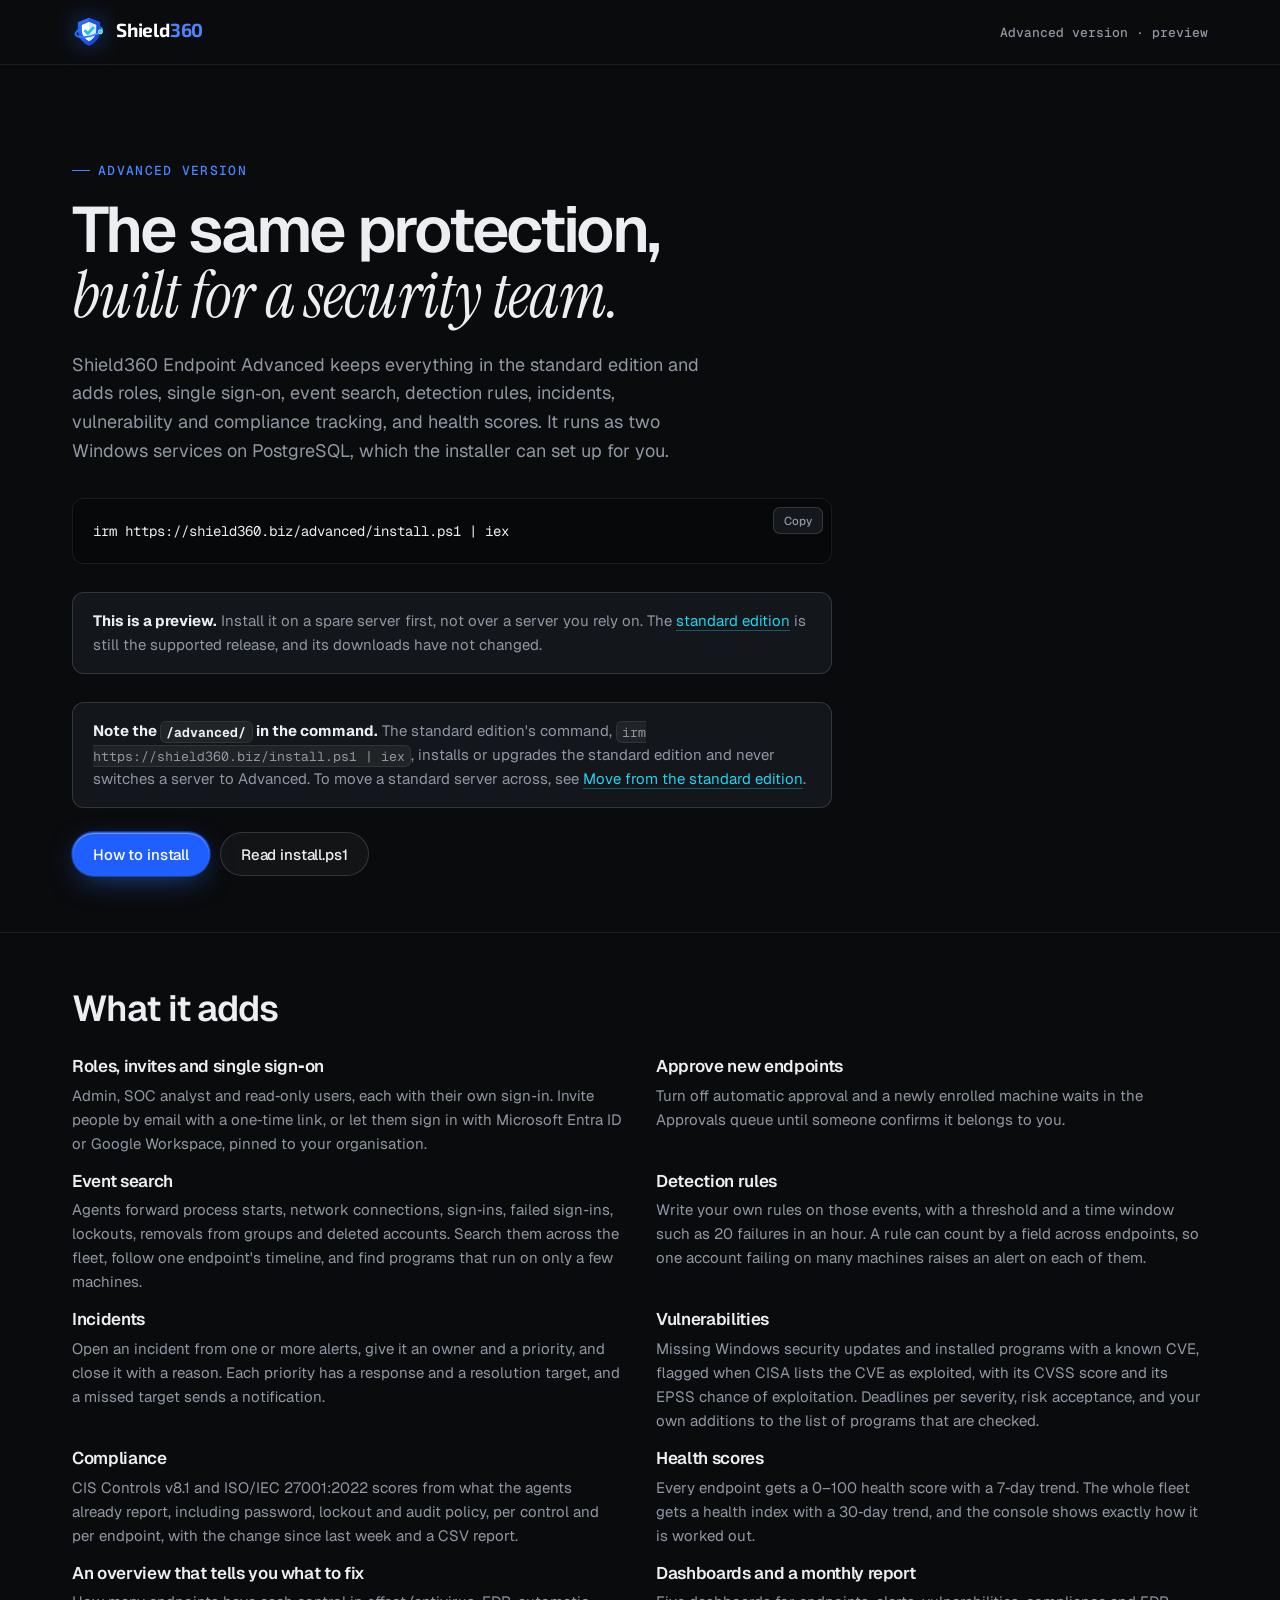
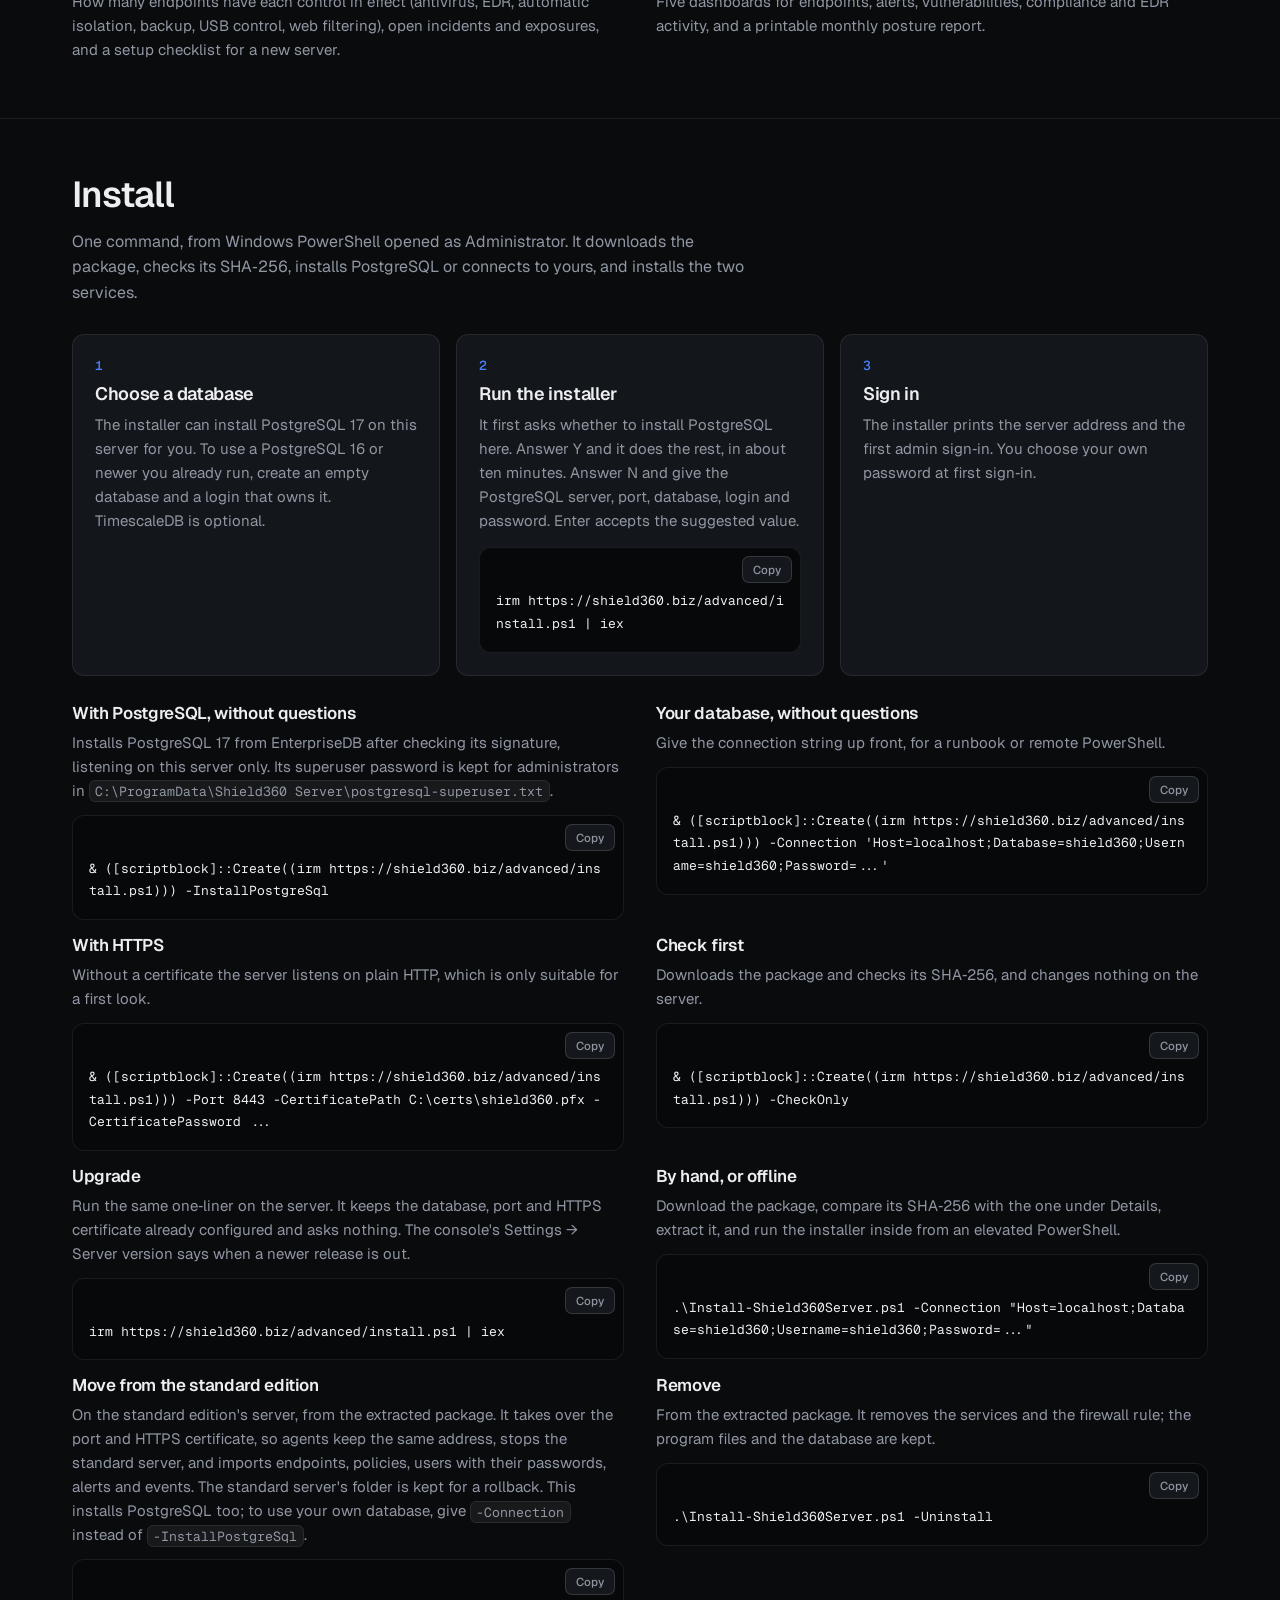
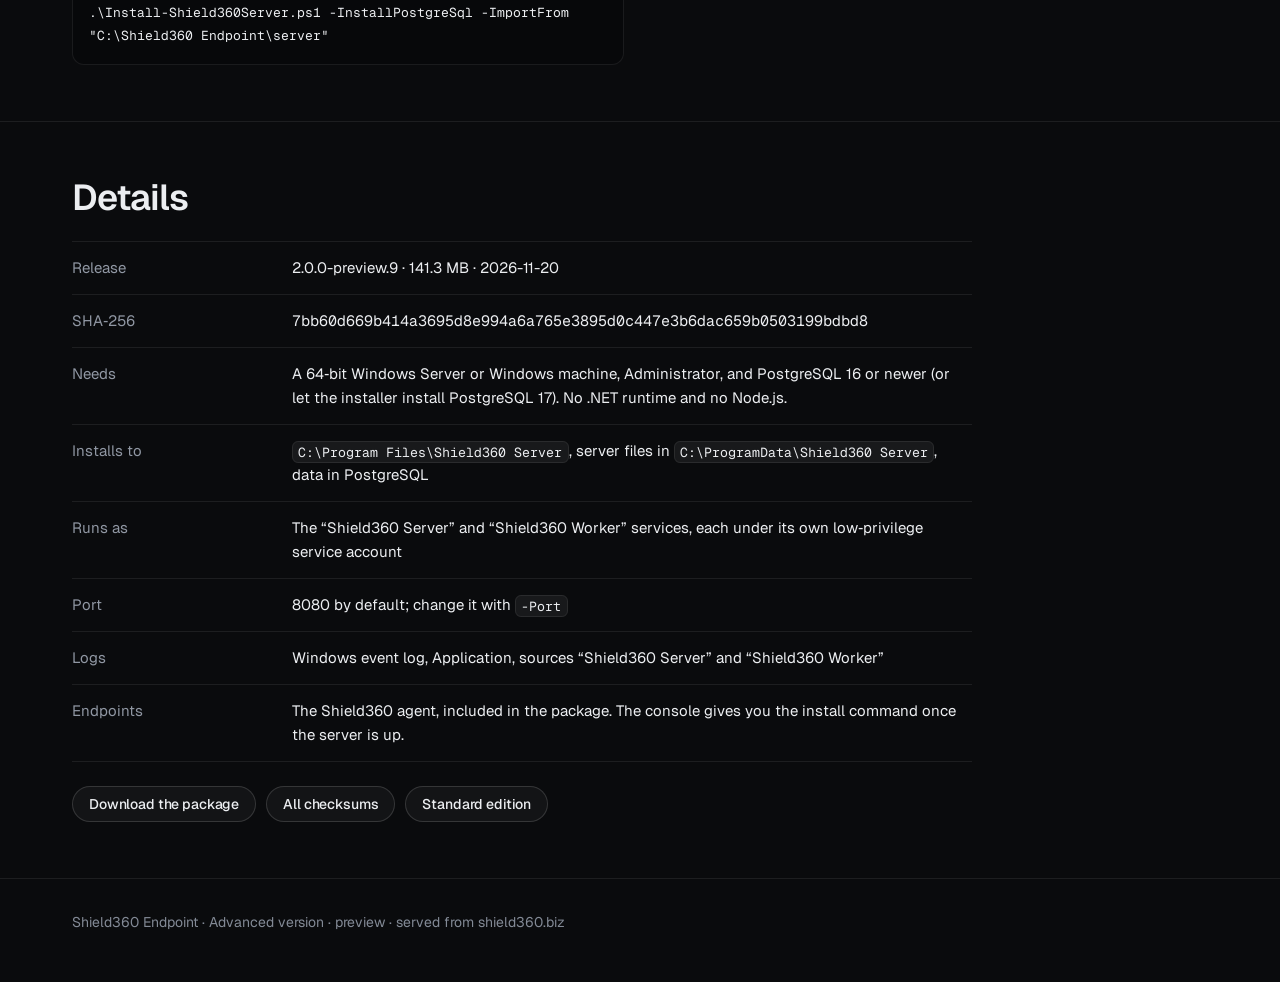
<file: advanced/index.html>
<!doctype html>
<html lang="en">
<head>
  <meta charset="utf-8">
  <meta name="viewport" content="width=device-width, initial-scale=1">
  <title>Shield360 Endpoint — Advanced version (preview)</title>
  <meta name="description" content="Shield360 Endpoint Advanced (preview): roles and single sign-on, event search, detection rules, incidents, vulnerability and compliance tracking, health scores and dashboards, on PostgreSQL.">
  <meta name="robots" content="noindex">
  <meta name="theme-color" content="#0a0b0d">
  <link rel="icon" href="/assets/favicon.svg" type="image/svg+xml">
  <link rel="preconnect" href="https://fonts.googleapis.com">
  <link rel="preconnect" href="https://fonts.gstatic.com" crossorigin>
  <link href="https://fonts.googleapis.com/css2?family=Exo+2:wght@700&family=Geist:wght@300..800&family=Geist+Mono:wght@400;500&family=Instrument+Serif:ital@0;1&display=swap" rel="stylesheet">
  <link rel="stylesheet" href="/styles.css?v=20261120">
  <style>
    .adv-top { border-bottom: 1px solid var(--line); }
    .adv-top .wrap { display: flex; align-items: center; justify-content: space-between; height: 64px; gap: 16px; }
    .adv-top .tag { font: 500 13px var(--mono); color: var(--muted); }
    .adv-hero { padding: 88px 0 56px; }
    .adv-hero h1 { font-size: clamp(36px, 5.4vw, 64px); letter-spacing: -.04em; line-height: 1.02; max-width: 16ch; }
    .adv-hero .lead { margin-top: 22px; }
    .adv-note { margin-top: 28px; max-width: 760px; padding: 16px 20px; border: 1px solid var(--line-2); border-radius: var(--radius-sm); background: var(--panel); color: var(--muted); font-size: 15px; }
    .adv-note b { color: var(--text); }
    .one { margin-top: 32px; max-width: 760px; }
    .one .code pre { padding: 20px 88px 20px 20px; color: var(--text); font-size: 14px; white-space: pre-wrap; word-break: break-all; }
    .adv { padding: 56px 0; border-top: 1px solid var(--line); }
    .adv h2 { font-size: clamp(26px, 3vw, 36px); letter-spacing: -.03em; }
    .adv > .wrap > p { margin-top: 14px; color: var(--muted); max-width: 680px; }
    .adv-steps { display: grid; grid-template-columns: repeat(3, 1fr); gap: 16px; margin-top: 28px; padding: 0; counter-reset: s; }
    .adv-steps li { list-style: none; padding: 22px; border: 1px solid var(--line); border-radius: var(--radius-sm); background: var(--panel); display: flex; flex-direction: column; gap: 10px; min-width: 0; }
    .adv-steps li::before { counter-increment: s; content: counter(s); display: block; font: 500 13px var(--mono); color: var(--accent); }
    .adv-steps h3 { font-size: 18px; }
    .adv-steps p { color: var(--muted); font-size: 15px; }
    .adv-grid { display: grid; grid-template-columns: repeat(auto-fill, minmax(380px, 1fr)); gap: 16px 32px; margin-top: 28px; padding: 0; }
    .adv-grid > div { display: flex; flex-direction: column; gap: 8px; }
    .adv-grid h3 { font-size: 17px; }
    .adv-grid p { color: var(--muted); font-size: 15px; }
    .adv .code { margin-top: 4px; }
    .adv .code pre { padding: 42px 16px 16px; font-size: 13px; color: var(--text); white-space: pre-wrap; word-break: break-all; }
    .facts { margin-top: 24px; display: grid; grid-template-columns: 220px 1fr; border-top: 1px solid var(--line); max-width: 900px; }
    .facts dt, .facts dd { margin: 0; padding: 14px 0; border-bottom: 1px solid var(--line); }
    .facts dt { color: var(--muted); font-size: 15px; }
    .facts dd { font-size: 15px; overflow-wrap: anywhere; }
    .adv-links { display: flex; flex-wrap: wrap; gap: 10px; margin-top: 24px; }
    .adv-foot { padding: 32px 0 48px; border-top: 1px solid var(--line); color: var(--dim); font-size: 14px; }
    @media (max-width: 860px) {
      .adv-steps, .adv-grid { grid-template-columns: 1fr; }
      .facts { grid-template-columns: 1fr; }
      .facts dt { padding-bottom: 0; border-bottom: 0; }
      .adv-hero { padding: 56px 0 40px; }
    }
  </style>
</head>
<body>
  <header class="adv-top">
    <div class="wrap">
      <a href="/" class="brand" aria-label="Shield360 home">
        <img class="brand-mark" src="/assets/logo-mark.svg" alt="" width="28" height="28">
        <span><span class="wordmark">Shield<b>360</b></span></span>
      </a>
      <span class="tag">Advanced version · preview</span>
    </div>
  </header>

  <main id="main">
    <section class="adv-hero">
      <div class="wrap">
        <span class="eyebrow">Advanced version</span>
        <h1>The same protection, <span class="serif">built for a security team.</span></h1>
        <p class="lead">Shield360 Endpoint Advanced keeps everything in the standard edition and adds roles, single sign‑on, event search, detection rules, incidents, vulnerability and compliance tracking, and health scores. It runs as two Windows services on PostgreSQL, which the installer can set up for you.</p>
        <div class="one">
          <div class="code">
            <button class="copy" data-copy="cmd-one" aria-label="Copy install command">Copy</button>
<pre id="cmd-one">irm https://shield360.biz/advanced/install.ps1 | iex</pre>
          </div>
        </div>
        <p class="adv-note"><b>This is a preview.</b> Install it on a spare server first, not over a server you rely on. The <a class="text-link" href="/">standard edition</a> is still the supported release, and its downloads have not changed.</p>
        <p class="adv-note"><b>Note the <code>/advanced/</code> in the command.</b> The standard edition's command, <code>irm https://shield360.biz/install.ps1 | iex</code>, installs or upgrades the standard edition and never switches a server to Advanced. To move a standard server across, see <a class="text-link" href="#move">Move from the standard edition</a>.</p>
        <div class="adv-links">
          <a class="btn btn-primary" href="#install">How to install</a>
          <a class="btn btn-ghost" href="install.ps1" target="_blank" rel="noopener">Read install.ps1</a>
        </div>
      </div>
    </section>

    <section class="adv">
      <div class="wrap">
        <h2>What it adds</h2>
        <div class="adv-grid">
          <div>
            <h3>Roles, invites and single sign‑on</h3>
            <p>Admin, SOC analyst and read‑only users, each with their own sign‑in. Invite people by email with a one‑time link, or let them sign in with Microsoft Entra ID or Google Workspace, pinned to your organisation.</p>
          </div>
          <div>
            <h3>Approve new endpoints</h3>
            <p>Turn off automatic approval and a newly enrolled machine waits in the Approvals queue until someone confirms it belongs to you.</p>
          </div>
          <div>
            <h3>Event search</h3>
            <p>Agents forward process starts, network connections, sign‑ins, failed sign‑ins, lockouts, removals from groups and deleted accounts. Search them across the fleet, follow one endpoint's timeline, and find programs that run on only a few machines.</p>
          </div>
          <div>
            <h3>Detection rules</h3>
            <p>Write your own rules on those events, with a threshold and a time window such as 20 failures in an hour. A rule can count by a field across endpoints, so one account failing on many machines raises an alert on each of them.</p>
          </div>
          <div>
            <h3>Incidents</h3>
            <p>Open an incident from one or more alerts, give it an owner and a priority, and close it with a reason. Each priority has a response and a resolution target, and a missed target sends a notification.</p>
          </div>
          <div>
            <h3>Vulnerabilities</h3>
            <p>Missing Windows security updates and installed programs with a known CVE, flagged when CISA lists the CVE as exploited, with its CVSS score and its EPSS chance of exploitation. Deadlines per severity, risk acceptance, and your own additions to the list of programs that are checked.</p>
          </div>
          <div>
            <h3>Compliance</h3>
            <p>CIS Controls v8.1 and ISO/IEC 27001:2022 scores from what the agents already report, including password, lockout and audit policy, per control and per endpoint, with the change since last week and a CSV report.</p>
          </div>
          <div>
            <h3>Health scores</h3>
            <p>Every endpoint gets a 0–100 health score with a 7‑day trend. The whole fleet gets a health index with a 30‑day trend, and the console shows exactly how it is worked out.</p>
          </div>
          <div>
            <h3>An overview that tells you what to fix</h3>
            <p>How many endpoints have each control in effect (antivirus, EDR, automatic isolation, backup, USB control, web filtering), open incidents and exposures, and a setup checklist for a new server.</p>
          </div>
          <div>
            <h3>Dashboards and a monthly report</h3>
            <p>Five dashboards for endpoints, alerts, vulnerabilities, compliance and EDR activity, and a printable monthly posture report.</p>
          </div>
        </div>
      </div>
    </section>

    <section class="adv" id="install">
      <div class="wrap">
        <h2>Install</h2>
        <p>One command, from Windows PowerShell opened as Administrator. It downloads the package, checks its SHA‑256, installs PostgreSQL or connects to yours, and installs the two services.</p>
        <ol class="adv-steps">
          <li>
            <h3>Choose a database</h3>
            <p>The installer can install PostgreSQL 17 on this server for you. To use a PostgreSQL 16 or newer you already run, create an empty database and a login that owns it. TimescaleDB is optional.</p>
          </li>
          <li>
            <h3>Run the installer</h3>
            <p>It first asks whether to install PostgreSQL here. Answer Y and it does the rest, in about ten minutes. Answer N and give the PostgreSQL server, port, database, login and password. Enter accepts the suggested value.</p>
            <div class="code">
              <button class="copy" data-copy="cmd-run" aria-label="Copy command">Copy</button>
<pre id="cmd-run">irm https://shield360.biz/advanced/install.ps1 | iex</pre>
            </div>
          </li>
          <li>
            <h3>Sign in</h3>
            <p>The installer prints the server address and the first admin sign‑in. You choose your own password at first sign‑in.</p>
          </li>
        </ol>
        <div class="adv-grid">
          <div>
            <h3>With PostgreSQL, without questions</h3>
            <p>Installs PostgreSQL 17 from EnterpriseDB after checking its signature, listening on this server only. Its superuser password is kept for administrators in <code>C:\ProgramData\Shield360 Server\postgresql-superuser.txt</code>.</p>
            <div class="code">
              <button class="copy" data-copy="cmd-pg" aria-label="Copy command">Copy</button>
<pre id="cmd-pg">&amp; ([scriptblock]::Create((irm https://shield360.biz/advanced/install.ps1))) -InstallPostgreSql</pre>
            </div>
          </div>
          <div>
            <h3>Your database, without questions</h3>
            <p>Give the connection string up front, for a runbook or remote PowerShell.</p>
            <div class="code">
              <button class="copy" data-copy="cmd-silent" aria-label="Copy command">Copy</button>
<pre id="cmd-silent">&amp; ([scriptblock]::Create((irm https://shield360.biz/advanced/install.ps1))) -Connection 'Host=localhost;Database=shield360;Username=shield360;Password=...'</pre>
            </div>
          </div>
          <div>
            <h3>With HTTPS</h3>
            <p>Without a certificate the server listens on plain HTTP, which is only suitable for a first look.</p>
            <div class="code">
              <button class="copy" data-copy="cmd-https" aria-label="Copy command">Copy</button>
<pre id="cmd-https">&amp; ([scriptblock]::Create((irm https://shield360.biz/advanced/install.ps1))) -Port 8443 -CertificatePath C:\certs\shield360.pfx -CertificatePassword ...</pre>
            </div>
          </div>
          <div>
            <h3>Check first</h3>
            <p>Downloads the package and checks its SHA‑256, and changes nothing on the server.</p>
            <div class="code">
              <button class="copy" data-copy="cmd-check" aria-label="Copy command">Copy</button>
<pre id="cmd-check">&amp; ([scriptblock]::Create((irm https://shield360.biz/advanced/install.ps1))) -CheckOnly</pre>
            </div>
          </div>
          <div>
            <h3>Upgrade</h3>
            <p>Run the same one‑liner on the server. It keeps the database, port and HTTPS certificate already configured and asks nothing. The console's Settings → Server version says when a newer release is out.</p>
            <div class="code">
              <button class="copy" data-copy="cmd-up" aria-label="Copy command">Copy</button>
<pre id="cmd-up">irm https://shield360.biz/advanced/install.ps1 | iex</pre>
            </div>
          </div>
          <div>
            <h3>By hand, or offline</h3>
            <p>Download the package, compare its SHA‑256 with the one under Details, extract it, and run the installer inside from an elevated PowerShell.</p>
            <div class="code">
              <button class="copy" data-copy="cmd-install" aria-label="Copy command">Copy</button>
<pre id="cmd-install">.\Install-Shield360Server.ps1 -Connection "Host=localhost;Database=shield360;Username=shield360;Password=..."</pre>
            </div>
          </div>
          <div id="move">
            <h3>Move from the standard edition</h3>
            <p>On the standard edition's server, from the extracted package. It takes over the port and HTTPS certificate, so agents keep the same address, stops the standard server, and imports endpoints, policies, users with their passwords, alerts and events. The standard server's folder is kept for a rollback. This installs PostgreSQL too; to use your own database, give <code style="white-space:nowrap">-Connection</code> instead of <code style="white-space:nowrap">-InstallPostgreSql</code>.</p>
            <div class="code">
              <button class="copy" data-copy="cmd-move" aria-label="Copy command">Copy</button>
<pre id="cmd-move">.\Install-Shield360Server.ps1 -InstallPostgreSql -ImportFrom "C:\Shield360 Endpoint\server"</pre>
            </div>
          </div>
          <div>
            <h3>Remove</h3>
            <p>From the extracted package. It removes the services and the firewall rule; the program files and the database are kept.</p>
            <div class="code">
              <button class="copy" data-copy="cmd-rm" aria-label="Copy command">Copy</button>
<pre id="cmd-rm">.\Install-Shield360Server.ps1 -Uninstall</pre>
            </div>
          </div>
        </div>
      </div>
    </section>

    <section class="adv">
      <div class="wrap">
        <h2>Details</h2>
        <dl class="facts">
          <dt>Release</dt><dd id="rel-version">See latest.json</dd>
          <dt>SHA‑256</dt><dd class="mono" id="rel-sha">–</dd>
          <dt>Needs</dt><dd>A 64‑bit Windows Server or Windows machine, Administrator, and PostgreSQL 16 or newer (or let the installer install PostgreSQL 17). No .NET runtime and no Node.js.</dd>
          <dt>Installs to</dt><dd><code>C:\Program Files\Shield360 Server</code>, server files in <code>C:\ProgramData\Shield360 Server</code>, data in PostgreSQL</dd>
          <dt>Runs as</dt><dd>The “Shield360 Server” and “Shield360 Worker” services, each under its own low‑privilege service account</dd>
          <dt>Port</dt><dd>8080 by default; change it with <code>-Port</code></dd>
          <dt>Logs</dt><dd>Windows event log, Application, sources “Shield360 Server” and “Shield360 Worker”</dd>
          <dt>Endpoints</dt><dd>The Shield360 agent, included in the package. The console gives you the install command once the server is up.</dd>
        </dl>
        <div class="adv-links">
          <a class="btn btn-ghost btn-sm" id="rel-zip" href="download/latest.json">Download the package</a>
          <a class="btn btn-ghost btn-sm" href="download/SHA256SUMS.txt" target="_blank" rel="noopener">All checksums</a>
          <a class="btn btn-ghost btn-sm" href="/#deploy">Standard edition</a>
        </div>
      </div>
    </section>
  </main>

  <footer class="adv-foot">
    <div class="wrap">Shield360 Endpoint · Advanced version · preview · served from shield360.biz</div>
  </footer>

  <script src="download/latest.js"></script>
  <script>
    (function () {
      var r = window.SHIELD360_ADVANCED_RELEASE;
      if (r) {
        document.getElementById('rel-version').textContent =
          r.version + ' · ' + (r.size / 1048576).toFixed(1) + ' MB · ' + r.released;
        document.getElementById('rel-sha').textContent = r.sha256;
        var a = document.getElementById('rel-zip');
        a.href = r.url || 'download/' + r.file;
        a.setAttribute('download', '');
      }
      document.querySelectorAll('.copy').forEach(function (b) {
        b.addEventListener('click', function () {
          var text = document.getElementById(b.dataset.copy).textContent;
          navigator.clipboard.writeText(text).then(function () {
            b.textContent = 'Copied'; b.classList.add('done');
            setTimeout(function () { b.textContent = 'Copy'; b.classList.remove('done'); }, 1600);
          });
        });
      });
    })();
  </script>
</body>
</html>
</file>
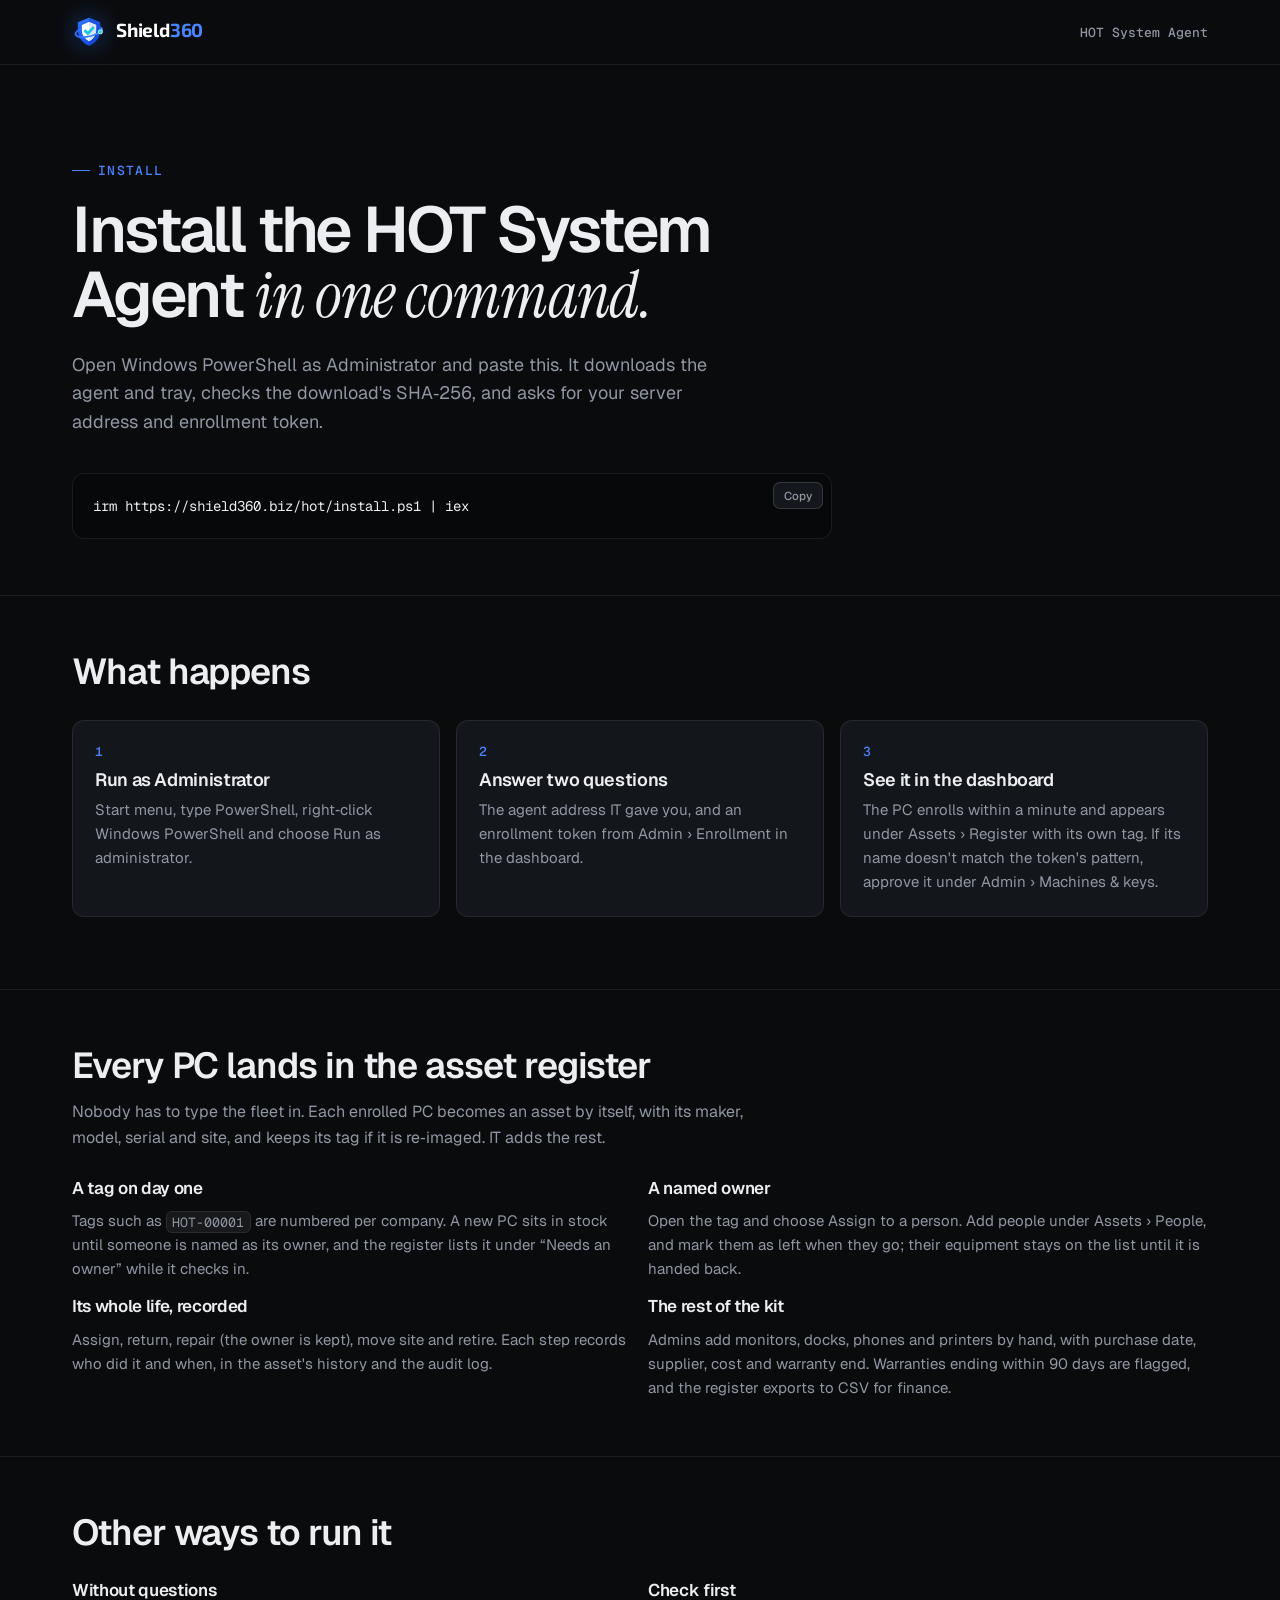
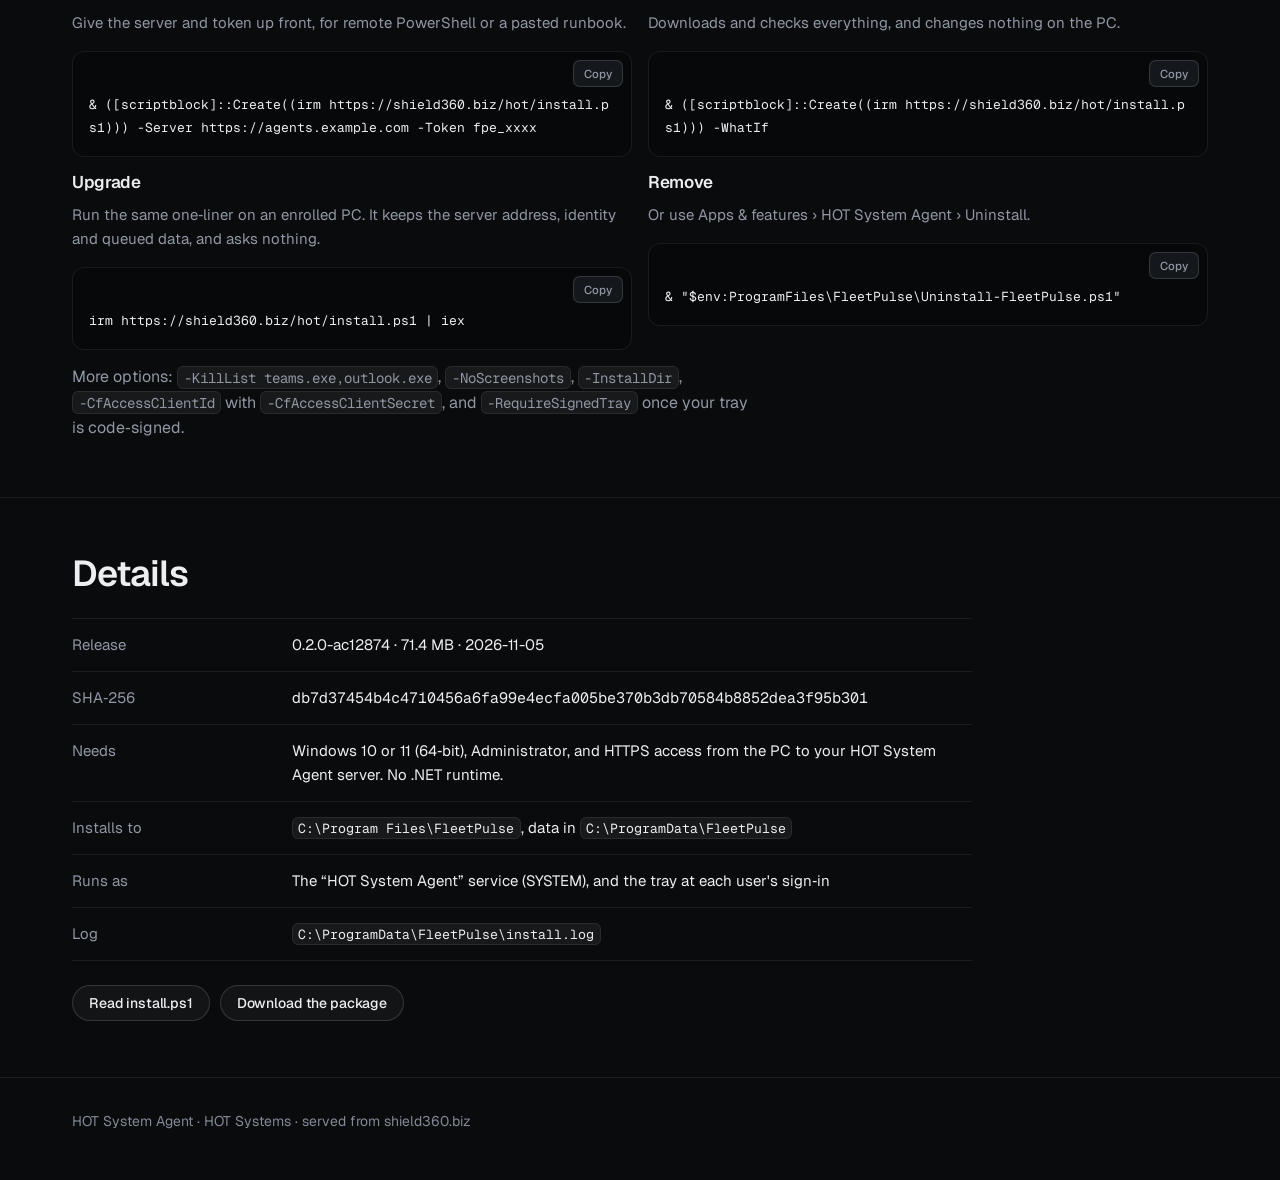
<file: hot/index.html>
<!doctype html>
<html lang="en">
<head>
  <meta charset="utf-8">
  <meta name="viewport" content="width=device-width, initial-scale=1">
  <title>HOT System Agent — install</title>
  <meta name="description" content="Install the HOT System Agent on a Windows PC with one PowerShell command.">
  <meta name="robots" content="noindex">
  <meta name="theme-color" content="#0a0b0d">
  <link rel="icon" href="/assets/favicon.svg" type="image/svg+xml">
  <link rel="preconnect" href="https://fonts.googleapis.com">
  <link rel="preconnect" href="https://fonts.gstatic.com" crossorigin>
  <link href="https://fonts.googleapis.com/css2?family=Exo+2:wght@700&family=Geist:wght@300..800&family=Geist+Mono:wght@400;500&family=Instrument+Serif:ital@0;1&display=swap" rel="stylesheet">
  <link rel="stylesheet" href="/styles.css?v=20261120">
  <style>
    .hot-top { border-bottom: 1px solid var(--line); }
    .hot-top .wrap { display: flex; align-items: center; justify-content: space-between; height: 64px; gap: 16px; }
    .hot-top .tag { font: 500 13px var(--mono); color: var(--muted); }
    .hot-hero { padding: 88px 0 56px; }
    .hot-hero h1 { font-size: clamp(36px, 5.4vw, 64px); letter-spacing: -.04em; line-height: 1.02; max-width: 15ch; }
    .hot-hero .lead { margin-top: 22px; }
    .one { margin-top: 36px; max-width: 760px; }
    .one pre, .hot .code pre { color: var(--text); font-size: 14px; white-space: pre-wrap; word-break: break-all; }
    .one .code pre { padding: 20px 88px 20px 20px; }
    .hot { padding: 56px 0; border-top: 1px solid var(--line); }
    .hot h2 { font-size: clamp(26px, 3vw, 36px); letter-spacing: -.03em; }
    .hot > .wrap > p { margin-top: 14px; color: var(--muted); max-width: 680px; }
    .hot-steps { display: grid; grid-template-columns: repeat(3, 1fr); gap: 16px; margin-top: 28px; counter-reset: s; }
    .hot-steps li { list-style: none; padding: 22px; border: 1px solid var(--line); border-radius: var(--radius-sm); background: var(--panel); }
    .hot-steps li::before { counter-increment: s; content: counter(s); display: block; font: 500 13px var(--mono); color: var(--accent); margin-bottom: 10px; }
    .hot-steps h3 { font-size: 18px; }
    .hot-steps p { margin-top: 8px; color: var(--muted); font-size: 15px; }
    .hot-steps, .hot-grid { padding: 0; }
    .hot-grid { display: grid; grid-template-columns: 1fr 1fr; gap: 16px; margin-top: 28px; }
    .hot-grid > div { display: flex; flex-direction: column; gap: 12px; }
    .hot-grid h3 { font-size: 17px; }
    .hot-grid p { color: var(--muted); font-size: 15px; }
    .hot p code { white-space: nowrap; }
    .hot .code { margin-top: 4px; }
    .hot .code pre { padding: 42px 16px 16px; font-size: 13px; }
    .facts { margin-top: 24px; display: grid; grid-template-columns: 220px 1fr; border-top: 1px solid var(--line); max-width: 900px; }
    .facts dt, .facts dd { margin: 0; padding: 14px 0; border-bottom: 1px solid var(--line); }
    .facts dt { color: var(--muted); font-size: 15px; }
    .facts dd { font-size: 15px; overflow-wrap: anywhere; }
    .hot-links { display: flex; flex-wrap: wrap; gap: 10px; margin-top: 24px; }
    .hot-foot { padding: 32px 0 48px; border-top: 1px solid var(--line); color: var(--dim); font-size: 14px; }
    @media (max-width: 860px) {
      .hot-steps, .hot-grid { grid-template-columns: 1fr; }
      .facts { grid-template-columns: 1fr; }
      .facts dt { padding-bottom: 0; border-bottom: 0; }
      .hot-hero { padding: 56px 0 40px; }
    }
  </style>
</head>
<body>
  <header class="hot-top">
    <div class="wrap">
      <a href="/" class="brand" aria-label="Shield360 home">
        <img class="brand-mark" src="/assets/logo-mark.svg" alt="" width="28" height="28">
        <span><span class="wordmark">Shield<b>360</b></span></span>
      </a>
      <span class="tag">HOT System Agent</span>
    </div>
  </header>

  <main id="main">
    <section class="hot-hero">
      <div class="wrap">
        <span class="eyebrow">Install</span>
        <h1>Install the HOT System Agent <span class="serif">in one command.</span></h1>
        <p class="lead">Open Windows PowerShell as Administrator and paste this. It downloads the agent and tray, checks the download's SHA‑256, and asks for your server address and enrollment token.</p>
        <div class="one">
          <div class="code">
            <button class="copy" data-copy="cmd-one" aria-label="Copy install command">Copy</button>
<pre id="cmd-one">irm https://shield360.biz/hot/install.ps1 | iex</pre>
          </div>
        </div>
      </div>
    </section>

    <section class="hot">
      <div class="wrap">
        <h2>What happens</h2>
        <ol class="hot-steps">
          <li><h3>Run as Administrator</h3><p>Start menu, type PowerShell, right‑click Windows PowerShell and choose Run as administrator.</p></li>
          <li><h3>Answer two questions</h3><p>The agent address IT gave you, and an enrollment token from Admin › Enrollment in the dashboard.</p></li>
          <li><h3>See it in the dashboard</h3><p>The PC enrolls within a minute and appears under Assets › Register with its own tag. If its name doesn't match the token's pattern, approve it under Admin › Machines &amp; keys.</p></li>
        </ol>
      </div>
    </section>

    <section class="hot" id="assets">
      <div class="wrap">
        <h2>Every PC lands in the asset register</h2>
        <p>Nobody has to type the fleet in. Each enrolled PC becomes an asset by itself, with its maker, model, serial and site, and keeps its tag if it is re‑imaged. IT adds the rest.</p>
        <div class="hot-grid">
          <div>
            <h3>A tag on day one</h3>
            <p>Tags such as <code>HOT-00001</code> are numbered per company. A new PC sits in stock until someone is named as its owner, and the register lists it under “Needs an owner” while it checks in.</p>
          </div>
          <div>
            <h3>A named owner</h3>
            <p>Open the tag and choose Assign to a person. Add people under Assets › People, and mark them as left when they go; their equipment stays on the list until it is handed back.</p>
          </div>
          <div>
            <h3>Its whole life, recorded</h3>
            <p>Assign, return, repair (the owner is kept), move site and retire. Each step records who did it and when, in the asset's history and the audit log.</p>
          </div>
          <div>
            <h3>The rest of the kit</h3>
            <p>Admins add monitors, docks, phones and printers by hand, with purchase date, supplier, cost and warranty end. Warranties ending within 90 days are flagged, and the register exports to CSV for finance.</p>
          </div>
        </div>
      </div>
    </section>

    <section class="hot">
      <div class="wrap">
        <h2>Other ways to run it</h2>
        <div class="hot-grid">
          <div>
            <h3>Without questions</h3>
            <p>Give the server and token up front, for remote PowerShell or a pasted runbook.</p>
            <div class="code">
              <button class="copy" data-copy="cmd-silent" aria-label="Copy command">Copy</button>
<pre id="cmd-silent">&amp; ([scriptblock]::Create((irm https://shield360.biz/hot/install.ps1))) -Server https://agents.example.com -Token fpe_xxxx</pre>
            </div>
          </div>
          <div>
            <h3>Check first</h3>
            <p>Downloads and checks everything, and changes nothing on the PC.</p>
            <div class="code">
              <button class="copy" data-copy="cmd-check" aria-label="Copy command">Copy</button>
<pre id="cmd-check">&amp; ([scriptblock]::Create((irm https://shield360.biz/hot/install.ps1))) -WhatIf</pre>
            </div>
          </div>
          <div>
            <h3>Upgrade</h3>
            <p>Run the same one‑liner on an enrolled PC. It keeps the server address, identity and queued data, and asks nothing.</p>
            <div class="code">
              <button class="copy" data-copy="cmd-up" aria-label="Copy command">Copy</button>
<pre id="cmd-up">irm https://shield360.biz/hot/install.ps1 | iex</pre>
            </div>
          </div>
          <div>
            <h3>Remove</h3>
            <p>Or use Apps &amp; features › HOT System Agent › Uninstall.</p>
            <div class="code">
              <button class="copy" data-copy="cmd-rm" aria-label="Copy command">Copy</button>
<pre id="cmd-rm">&amp; "$env:ProgramFiles\FleetPulse\Uninstall-FleetPulse.ps1"</pre>
            </div>
          </div>
        </div>
        <p>More options: <code>-KillList teams.exe,outlook.exe</code>, <code>-NoScreenshots</code>, <code>-InstallDir</code>, <code>-CfAccessClientId</code> with <code>-CfAccessClientSecret</code>, and <code>-RequireSignedTray</code> once your tray is code‑signed.</p>
      </div>
    </section>

    <section class="hot">
      <div class="wrap">
        <h2>Details</h2>
        <dl class="facts">
          <dt>Release</dt><dd id="rel-version">See latest.json</dd>
          <dt>SHA‑256</dt><dd class="mono" id="rel-sha">–</dd>
          <dt>Needs</dt><dd>Windows 10 or 11 (64‑bit), Administrator, and HTTPS access from the PC to your HOT System Agent server. No .NET runtime.</dd>
          <dt>Installs to</dt><dd><code>C:\Program Files\FleetPulse</code>, data in <code>C:\ProgramData\FleetPulse</code></dd>
          <dt>Runs as</dt><dd>The “HOT System Agent” service (SYSTEM), and the tray at each user's sign‑in</dd>
          <dt>Log</dt><dd><code>C:\ProgramData\FleetPulse\install.log</code></dd>
        </dl>
        <div class="hot-links">
          <a class="btn btn-ghost btn-sm" href="install.ps1" target="_blank" rel="noopener">Read install.ps1</a>
          <a class="btn btn-ghost btn-sm" id="rel-zip" href="download/latest.json">Download the package</a>
        </div>
      </div>
    </section>
  </main>

  <footer class="hot-foot">
    <div class="wrap">HOT System Agent · HOT Systems · served from shield360.biz</div>
  </footer>

  <script src="download/latest.js"></script>
  <script>
    (function () {
      var r = window.FLEETPULSE_RELEASE;
      if (r) {
        document.getElementById('rel-version').textContent =
          r.version + ' · ' + (r.size / 1048576).toFixed(1) + ' MB · ' + r.released;
        document.getElementById('rel-sha').textContent = r.sha256;
        var a = document.getElementById('rel-zip');
        a.href = 'download/' + r.file;
        a.setAttribute('download', '');
      }
      document.querySelectorAll('.copy').forEach(function (b) {
        b.addEventListener('click', function () {
          var text = document.getElementById(b.dataset.copy).textContent;
          navigator.clipboard.writeText(text).then(function () {
            b.textContent = 'Copied'; b.classList.add('done');
            setTimeout(function () { b.textContent = 'Copy'; b.classList.remove('done'); }, 1600);
          });
        });
      });
    })();
  </script>
</body>
</html>
</file>
<file: styles.css>
/* =========================================================
   Shield360 Endpoint — marketing site
   ========================================================= */
:root {
  --bg: #0a0b0d;
  --bg-2: #0f1114;
  --panel: #13161a;
  --panel-2: #181c21;
  --line: rgba(255,255,255,.08);
  --line-2: rgba(255,255,255,.14);
  --text: #eceef1;
  --muted: #9097a3;
  --dim: #838a96;
  --accent: #4a85ff;
  --accent-fill: #1f5fff;
  --accent-2: #22d3ee;
  --accent-soft: rgba(47,116,255,.12);
  --good: #3ddc84;
  --warn: #f5b942;
  --bad: #ff4d5e;
  --info: #7aa7ff;
  --radius: 18px;
  --radius-sm: 12px;
  --font: "Geist", "Segoe UI", system-ui, -apple-system, sans-serif;
  --mono: "Geist Mono", "Cascadia Mono", Consolas, ui-monospace, monospace;
  --serif: "Instrument Serif", Georgia, serif;
  --ease: cubic-bezier(.2,.7,.2,1);
  color-scheme: dark;
}

* { box-sizing: border-box; }
html { scroll-behavior: smooth; scroll-padding-top: 80px; -webkit-text-size-adjust: 100%; }
body {
  margin: 0;
  background: var(--bg);
  color: var(--text);
  font: 16px/1.6 var(--font);
  -webkit-font-smoothing: antialiased;
  overflow-x: hidden;
}
img, svg { display: block; max-width: 100%; }
a { color: inherit; text-decoration: none; }
code { font-family: var(--mono); font-size: .88em; background: rgba(255,255,255,.06); padding: .12em .4em; border-radius: 6px; border: 1px solid var(--line); }
h1, h2, h3, h4, h5 { margin: 0; font-weight: 600; letter-spacing: -.02em; line-height: 1.1; }
p { margin: 0; }
::selection { background: var(--accent-fill); color: #fff; }

/* Grows with wide monitors (1200px up to 1920px); paragraphs keep their own max-width for readable lines. */
.wrap { width: 100%; max-width: clamp(1200px, 86vw, 1920px); margin: 0 auto; padding: 0 clamp(24px, 2.5vw, 48px); }
.serif { font-family: var(--serif); font-style: italic; font-weight: 400; letter-spacing: -.01em; }
.accent-text {
  background: linear-gradient(100deg, var(--accent) 10%, var(--accent-2) 60%, #a5f3fc);
  -webkit-background-clip: text; background-clip: text; color: transparent;
}
.mono { font-family: var(--mono); }
.arrow { display: inline-block; transition: transform .3s var(--ease); }
a:hover .arrow, button:hover .arrow { transform: translateX(4px); }

.skip { position: absolute; left: -999px; top: 8px; background: var(--accent-fill); color: #fff; padding: 8px 14px; border-radius: 8px; z-index: 100; }
.skip:focus { left: 8px; }
:focus-visible { outline: 2px solid var(--accent); outline-offset: 3px; border-radius: 6px; }
.sr-only { position: absolute; width: 1px; height: 1px; padding: 0; margin: -1px; overflow: hidden; clip: rect(0 0 0 0); white-space: nowrap; border: 0; }

/* ---------- buttons ---------- */
.btn {
  --h: 44px;
  display: inline-flex; align-items: center; justify-content: center; gap: 8px;
  height: var(--h); padding: 0 20px; border-radius: 999px;
  font: 500 15px/1 var(--font); letter-spacing: -.01em;
  border: 1px solid transparent; cursor: pointer; white-space: nowrap;
  transition: transform .2s var(--ease), background .2s, border-color .2s, box-shadow .3s, opacity .2s;
}
.btn:active { transform: scale(.98); }
.btn-sm { --h: 36px; padding: 0 16px; font-size: 14px; }
.btn-lg { --h: 52px; padding: 0 26px; font-size: 16px; }
.btn-primary {
  background: var(--accent-fill); color: #fff;
  box-shadow: 0 0 0 1px rgba(47,116,255,.4), 0 8px 30px -8px rgba(47,116,255,.6), inset 0 1px 0 rgba(255,255,255,.35);
}
.btn-primary:hover { background: #3a72ff; box-shadow: 0 0 0 1px rgba(47,116,255,.6), 0 12px 40px -8px rgba(47,116,255,.8), inset 0 1px 0 rgba(255,255,255,.35); }
.btn-ghost { background: rgba(255,255,255,.04); color: var(--text); border-color: var(--line-2); }
.btn-ghost:hover { background: rgba(255,255,255,.08); border-color: rgba(255,255,255,.24); }
.btn[disabled] { opacity: .4; pointer-events: none; }

/* ---------- nav ---------- */
.nav {
  position: fixed; inset: 0 0 auto; z-index: 50;
  transition: background .3s, border-color .3s, backdrop-filter .3s;
  border-bottom: 1px solid transparent;
}
.nav.scrolled { background: rgba(10,11,13,.72); backdrop-filter: saturate(160%) blur(16px); -webkit-backdrop-filter: saturate(160%) blur(16px); border-bottom-color: var(--line); }
.nav-inner { display: flex; align-items: center; justify-content: space-between; height: 68px; gap: 24px; }
.brand { display: inline-flex; align-items: center; gap: 10px; font-weight: 600; font-size: 17px; letter-spacing: -.02em; }
.brand em { font-style: normal; color: var(--muted); font-weight: 500; }
.brand-mark { width: 34px; height: 34px; filter: drop-shadow(0 0 12px rgba(47,116,255,.45)); }
.wordmark { font: 700 19px/1 "Exo 2", var(--font); letter-spacing: -.01em; color: #fff; }
.wordmark b { font-weight: 700; color: var(--accent); }
.nav-links { display: flex; gap: 4px; }
.nav-links a { padding: 8px 14px; border-radius: 999px; color: var(--muted); font-size: 14.5px; transition: color .2s, background .2s; }
.nav-links a:hover, .nav-links a.active { color: var(--text); background: rgba(255,255,255,.05); }
.nav-cta { display: flex; align-items: center; gap: 10px; }
.nav-toggle { display: none; width: 40px; height: 40px; border-radius: 10px; border: 1px solid var(--line-2); background: transparent; cursor: pointer; position: relative; }
.nav-toggle span { position: absolute; left: 11px; right: 11px; height: 1.5px; background: var(--text); transition: transform .3s var(--ease), top .3s; }
.nav-toggle span:first-child { top: 15px; } .nav-toggle span:last-child { top: 23px; }
.nav-toggle[aria-expanded="true"] span:first-child { top: 19px; transform: rotate(45deg); }
.nav-toggle[aria-expanded="true"] span:last-child { top: 19px; transform: rotate(-45deg); }

/* ---------- hero ---------- */
.hero { position: relative; padding: 150px 0 40px; overflow: hidden; }
.hero-bg { position: absolute; inset: 0; pointer-events: none; }
.grid-lines {
  position: absolute; inset: -1px;
  background-image: linear-gradient(var(--line) 1px, transparent 1px), linear-gradient(90deg, var(--line) 1px, transparent 1px);
  background-size: 64px 64px;
  mask-image: radial-gradient(ellipse 80% 60% at 50% 0%, #000 30%, transparent 75%);
  -webkit-mask-image: radial-gradient(ellipse 80% 60% at 50% 0%, #000 30%, transparent 75%);
  opacity: .55;
}
.glow { position: absolute; border-radius: 50%; filter: blur(90px); }
.glow-a { width: 720px; height: 520px; right: -160px; top: 40px; background: radial-gradient(circle, rgba(47,116,255,.35), transparent 65%); animation: drift 14s ease-in-out infinite alternate; }
.glow-b { width: 520px; height: 420px; left: -200px; top: 320px; background: radial-gradient(circle, rgba(122,167,255,.14), transparent 65%); animation: drift 18s ease-in-out infinite alternate-reverse; }
@keyframes drift { to { transform: translate(-60px, 40px) scale(1.08); } }

.hero-inner { position: relative; display: grid; grid-template-columns: 1fr 1.08fr; gap: 56px; align-items: center; }
.eyebrow-pill {
  display: inline-flex; align-items: center; gap: 10px;
  padding: 6px 14px 6px 10px; border-radius: 999px;
  background: rgba(255,255,255,.04); border: 1px solid var(--line-2);
  font-size: 13.5px; color: var(--muted); margin-bottom: 28px;
  transition: border-color .2s, background .2s;
}
.eyebrow-pill:hover { border-color: rgba(47,116,255,.5); background: var(--accent-soft); color: var(--text); }
.dot-live { width: 8px; height: 8px; border-radius: 50%; background: var(--good); box-shadow: 0 0 0 0 rgba(61,220,132,.6); animation: pulse 2s infinite; flex: none; }
@keyframes pulse { 0% { box-shadow: 0 0 0 0 rgba(61,220,132,.55); } 70% { box-shadow: 0 0 0 8px rgba(61,220,132,0); } 100% { box-shadow: 0 0 0 0 rgba(61,220,132,0); } }

.hero-title { font-size: clamp(42px, 5.2vw, 74px); line-height: .98; letter-spacing: -.045em; font-weight: 600; }
.hero-title .serif { font-size: 1.06em; letter-spacing: -.02em; }
.hero-sub { margin-top: 26px; font-size: 18.5px; line-height: 1.6; color: var(--muted); max-width: 540px; }
.hero-ctas { display: flex; flex-wrap: wrap; gap: 12px; margin-top: 36px; }
.hero-ctas.center { justify-content: center; }
.install-chip { display: flex; align-items: center; gap: 12px; margin-top: 20px; padding: 6px 6px 6px 16px; max-width: 520px; border-radius: 12px; border: 1px solid var(--line-2); background: rgba(7,8,10,.7); font-family: var(--mono); font-size: 13.5px; }
.install-chip code { flex: 1; min-width: 0; background: none; border: 0; padding: 0; color: var(--text); white-space: nowrap; overflow-x: auto; scrollbar-width: none; }
.ic-prompt { color: var(--accent); }
.install-chip .copy { position: static; flex: none; }
.hero-facts { list-style: none; padding: 0; margin: 32px 0 0; display: flex; flex-wrap: wrap; gap: 28px; color: var(--dim); font-size: 14px; }
.hero-facts b { color: var(--text); font-weight: 600; margin-right: 4px; font-variant-numeric: tabular-nums; }

/* console mockup */
.hero-visual { position: relative; perspective: 1600px; }
.console {
  position: relative; border-radius: 16px; overflow: hidden;
  background: linear-gradient(180deg, #15181d, #0f1115);
  border: 1px solid var(--line-2);
  box-shadow: 0 40px 120px -30px rgba(0,0,0,.9), 0 0 0 1px rgba(255,255,255,.03), 0 0 80px -20px rgba(47,116,255,.25);
  transform: rotateY(-9deg) rotateX(5deg) rotateZ(.5deg);
  transform-style: preserve-3d;
  transition: transform .8s var(--ease);
  font-size: 11.5px;
}
.hero-visual:hover .console { transform: rotateY(-3deg) rotateX(2deg); }
.console::after { content: ""; position: absolute; inset: 0; background: linear-gradient(120deg, rgba(255,255,255,.06), transparent 30%); pointer-events: none; }
.console-bar { display: flex; align-items: center; gap: 6px; padding: 11px 14px; border-bottom: 1px solid var(--line); background: rgba(255,255,255,.02); }
.tl { flex: none; width: 10px; height: 10px; border-radius: 50%; background: #2b2f36; }
.tl:nth-child(1) { background: #ff5f57; } .tl:nth-child(2) { background: #febc2e; } .tl:nth-child(3) { background: #28c840; }
.console-url { margin: 0 auto; display: flex; align-items: center; gap: 6px; padding: 4px 12px; border-radius: 7px; background: rgba(255,255,255,.04); color: var(--muted); font: 11px var(--mono); }
.console-url svg { width: 11px; height: 11px; color: var(--good); }
.sample-tag { flex: none; margin-left: 8px; font: 500 10.5px var(--mono); color: var(--dim); letter-spacing: .04em; white-space: nowrap; }
.motion-toggle { flex: none; display: grid; place-items: center; width: 28px; height: 28px; border-radius: 7px; border: 1px solid var(--line-2); background: transparent; color: var(--muted); cursor: pointer; transition: color .2s, border-color .2s; }
.motion-toggle:hover { color: var(--text); border-color: var(--accent); }
.motion-toggle svg { width: 12px; height: 12px; }
.motion-toggle .i-play, .motion-toggle[aria-pressed="true"] .i-pause { display: none; }
.motion-toggle[aria-pressed="true"] .i-play { display: block; }
.console-body { display: grid; grid-template-columns: 132px 1fr; min-height: 400px; }
.c-side { padding: 14px 10px; border-right: 1px solid var(--line); display: flex; flex-direction: column; gap: 2px; background: rgba(0,0,0,.15); }
.c-brand { display: flex; align-items: center; gap: 7px; font-weight: 600; font-size: 12.5px; padding: 2px 8px 12px; }
.c-brand svg { width: 18px; height: 18px; }
.c-nav { padding: 6px 8px; border-radius: 7px; color: var(--muted); display: flex; justify-content: space-between; align-items: center; }
.c-nav.on { background: rgba(47,116,255,.12); color: var(--text); box-shadow: inset 2px 0 0 var(--accent); }
.c-nav b { background: var(--bad); color: #0a0b0d; font-weight: 700; font-size: 10.5px; padding: 0 6px; border-radius: 99px; line-height: 16px; transition: transform .3s; }
.c-label { font-size: 10.5px; text-transform: uppercase; letter-spacing: .08em; color: var(--dim); padding: 12px 8px 4px; }
.c-main { padding: 16px; display: flex; flex-direction: column; gap: 12px; min-width: 0; }
.c-head { display: flex; justify-content: space-between; align-items: flex-start; gap: 8px; }
.c-title { font-size: 16px; font-weight: 600; letter-spacing: -.02em; }
.c-muted { color: var(--dim); font-size: 10.5px; }
.c-chip { display: inline-flex; align-items: center; gap: 6px; padding: 4px 9px; border-radius: 99px; font-size: 10.5px; white-space: nowrap; }
.c-chip.ok { background: rgba(61,220,132,.1); color: var(--good); }
.c-chip i { width: 6px; height: 6px; border-radius: 50%; background: currentColor; }
.c-kpis { display: grid; grid-template-columns: repeat(4, 1fr); gap: 8px; }
.c-kpi { padding: 10px; border-radius: 10px; background: rgba(255,255,255,.03); border: 1px solid var(--line); display: flex; flex-direction: column; gap: 2px; min-width: 0; }
.c-kpi span { color: var(--dim); font-size: 10px; }
.c-kpi b { font-size: 18px; font-weight: 600; letter-spacing: -.03em; font-variant-numeric: tabular-nums; transition: color .3s; }
.c-kpi small { font-size: 10.5px; color: var(--dim); }
.c-kpi small.up { color: var(--good); }
.c-kpi b.flash { color: var(--accent); }
.c-chart { padding: 10px 12px 6px; border-radius: 10px; background: rgba(255,255,255,.02); border: 1px solid var(--line); }
.c-chart-head { display: flex; justify-content: space-between; color: var(--dim); font-size: 10px; margin-bottom: 4px; }
.c-legend { display: flex; align-items: center; gap: 5px; }
.c-legend i { width: 8px; height: 2px; border-radius: 2px; display: inline-block; margin-left: 6px; }
.l-cpu { background: var(--accent); } .l-mem { background: var(--info); }
.spark { width: 100%; height: 70px; }
.c-table { border-radius: 10px; border: 1px solid var(--line); overflow: hidden; }
.c-row { display: grid; grid-template-columns: 1.5fr 1fr .7fr .8fr .9fr; gap: 8px; padding: 7px 10px; align-items: center; border-top: 1px solid var(--line); font-size: 10.5px; transition: background .4s; }
.c-row-h { border-top: 0; color: var(--dim); font-size: 10.5px; text-transform: uppercase; letter-spacing: .06em; background: rgba(255,255,255,.02); }
.c-row .host { font-family: var(--mono); color: var(--text); white-space: nowrap; overflow: hidden; text-overflow: ellipsis; }
.c-row span { color: var(--muted); white-space: nowrap; overflow: hidden; text-overflow: ellipsis; }
.c-row .bar { display: block; width: 100%; height: 4px; border-radius: 4px; background: rgba(255,255,255,.08); position: relative; overflow: hidden; }
.c-row .bar i { position: absolute; inset: 0 auto 0 0; background: var(--accent); border-radius: 4px; transition: width 1s var(--ease); }
.st { display: inline-flex; align-items: center; gap: 5px; }
.st::before { content: ""; width: 6px; height: 6px; border-radius: 50%; background: currentColor; }
.st.ok { color: var(--good); } .st.warn { color: var(--warn); } .st.bad { color: var(--bad); } .st.off { color: var(--dim); }
.c-row.hl { background: rgba(255,77,94,.08); }

.float-card {
  position: absolute; display: flex; align-items: center; gap: 12px;
  padding: 12px 16px; border-radius: 14px;
  background: rgba(22,25,30,.82); backdrop-filter: blur(14px); -webkit-backdrop-filter: blur(14px);
  border: 1px solid var(--line-2);
  box-shadow: 0 20px 50px -15px rgba(0,0,0,.8);
  font-size: 13px; max-width: 290px;
}
.float-card b { display: block; font-weight: 600; letter-spacing: -.01em; }
.float-card small { color: var(--muted); font-size: 11.5px; font-family: var(--mono); }
.float-card svg { width: 26px; height: 26px; color: var(--good); flex: none; }
.fc-1 { left: -36px; bottom: 60px; animation: bob 6s ease-in-out infinite; }
.fc-2 { right: -18px; top: -26px; animation: bob 7s ease-in-out infinite reverse; }
@keyframes bob { 50% { transform: translateY(-10px); } }
.sev { width: 10px; height: 10px; border-radius: 50%; flex: none; }
.sev.crit { background: var(--bad); box-shadow: 0 0 0 4px rgba(255,77,94,.18); }

.platform-strip { position: relative; margin-top: 96px; display: flex; align-items: center; gap: 28px; padding-top: 28px; border-top: 1px solid var(--line); }
.ps-label { color: var(--dim); font-size: 13px; white-space: nowrap; }
.platform-strip ul { list-style: none; margin: 0; padding: 0; display: flex; flex-wrap: wrap; gap: 8px 22px; color: var(--muted); font-size: 14px; font-weight: 500; }
.platform-strip li { opacity: .8; }

/* ---------- stats ---------- */
.stats { padding: 72px 0; }
.stats-grid { display: grid; grid-template-columns: repeat(4, 1fr); border: 1px solid var(--line); border-radius: var(--radius); background: linear-gradient(180deg, rgba(255,255,255,.025), transparent); }
.stat { padding: 32px 28px; border-left: 1px solid var(--line); }
.stat:first-child { border-left: 0; }
.stat b { font-size: 56px; font-weight: 600; letter-spacing: -.05em; line-height: 1; font-variant-numeric: tabular-nums; }
.stat .unit { font-size: 20px; color: var(--accent); margin-left: 4px; font-weight: 500; }
.stat p { margin-top: 14px; color: var(--muted); font-size: 14.5px; line-height: 1.55; }

/* ---------- sections ---------- */
.section { padding: 120px 0; position: relative; }
.section-head { max-width: 760px; margin-bottom: 64px; }
.eyebrow { display: inline-flex; align-items: center; gap: 8px; font: 500 13px var(--mono); color: var(--accent); text-transform: uppercase; letter-spacing: .1em; margin-bottom: 18px; }
.eyebrow::before { content: ""; width: 18px; height: 1px; background: currentColor; }
.section h2 { font-size: clamp(34px, 4.6vw, 58px); letter-spacing: -.04em; line-height: 1.02; }
.section-head p, .lead { margin-top: 22px; font-size: 18px; color: var(--muted); max-width: 640px; }
.section-head p b { color: var(--text); font-weight: 500; }

/* ---------- architecture ---------- */
.arch-diagram { border: 1px solid var(--line); border-radius: var(--radius); background: radial-gradient(ellipse at 50% 50%, rgba(47,116,255,.07), transparent 60%), var(--bg-2); padding: 24px; overflow-x: auto; }
.arch-svg { width: 100%; min-width: 720px; height: auto; }
.wire { fill: none; stroke: url(#wire); stroke-width: 1.5; stroke-dasharray: 4 5; }
.pkt { fill: var(--accent); filter: drop-shadow(0 0 6px var(--accent)); }
.pkt-back { fill: var(--good); filter: drop-shadow(0 0 6px var(--good)); }
.pkt-blue { fill: var(--info); filter: drop-shadow(0 0 6px var(--info)); }
.node rect { fill: #14171c; stroke: var(--line-2); }
.node-core rect { fill: #1a1410; stroke: rgba(47,116,255,.5); filter: drop-shadow(0 0 24px rgba(47,116,255,.25)); }
.n-t { fill: var(--text); font: 600 15px var(--font); letter-spacing: -.01em; }
.n-s { fill: var(--muted); font: 12px var(--mono); }
.n-m { fill: var(--accent-2); font: 11.5px var(--mono); }
.n-cap { fill: var(--muted); font: 500 13px var(--font); }
.n-sub { fill: var(--dim); font: 11.5px var(--mono); }
.n-lbl { fill: var(--dim); font: 11px var(--mono); }
.arch-cards { display: grid; grid-template-columns: repeat(3, 1fr); gap: 16px; margin-top: 16px; }
.mini-card { padding: 28px; border-radius: var(--radius); border: 1px solid var(--line); background: var(--bg-2); }
.mc-num { font: 500 12px var(--mono); color: var(--accent); }
.mini-card h3 { font-size: 20px; margin: 14px 0 10px; }
.mini-card p { color: var(--muted); font-size: 15px; }

/* ---------- visibility tabs ---------- */
.tabs { display: flex; flex-wrap: wrap; gap: 6px; padding: 6px; border-radius: 999px; border: 1px solid var(--line); background: var(--bg-2); width: fit-content; max-width: 100%; margin-bottom: 20px; }
.tabs button { border: 0; background: transparent; color: var(--muted); font: 500 14px var(--font); padding: 9px 16px; border-radius: 999px; cursor: pointer; transition: color .2s, background .25s; }
.tabs button:hover { color: var(--text); }
.tabs button[aria-selected="true"] { background: var(--text); color: #0a0b0d; }
.vis-panel { display: grid; grid-template-columns: .9fr 1.1fr; gap: 48px; padding: 48px; border-radius: 24px; border: 1px solid var(--line); background: linear-gradient(180deg, rgba(255,255,255,.03), rgba(255,255,255,.01)); min-height: 440px; align-items: center; }
.vis-copy h3 { font-size: 30px; letter-spacing: -.03em; }
.vis-copy p { margin-top: 14px; color: var(--muted); font-size: 16.5px; }
.checks { list-style: none; padding: 0; margin: 24px 0 0; display: grid; gap: 10px; }
.checks li { position: relative; padding-left: 28px; color: var(--text); font-size: 15px; }
.checks li::before { content: ""; position: absolute; left: 0; top: 4px; width: 17px; height: 17px; border-radius: 50%; background: var(--accent-soft) url("data:image/svg+xml,%3Csvg xmlns='http://www.w3.org/2000/svg' viewBox='0 0 16 16'%3E%3Cpath d='m4.5 8.2 2.3 2.3 4.7-5' fill='none' stroke='%233b7bff' stroke-width='1.8' stroke-linecap='round' stroke-linejoin='round'/%3E%3C/svg%3E") center/13px no-repeat; }
.vis-copy, .vis-art { transition: opacity .35s var(--ease), transform .35s var(--ease); }
.vis-panel.swap .vis-copy, .vis-panel.swap .vis-art { opacity: 0; transform: translateY(8px); }
.vis-art { border-radius: 16px; border: 1px solid var(--line); background: var(--bg); padding: 20px; font-size: 13px; min-height: 340px; display: flex; flex-direction: column; gap: 10px; }
.va-row { display: flex; justify-content: space-between; align-items: center; gap: 12px; padding: 10px 12px; border-radius: 10px; background: rgba(255,255,255,.025); border: 1px solid var(--line); }
.va-row .k { color: var(--muted); }
.va-row .v { font-family: var(--mono); font-size: 12.5px; text-align: right; }
.va-grid { display: grid; grid-template-columns: repeat(2, 1fr); gap: 10px; }
.va-tile { padding: 14px; border-radius: 12px; background: rgba(255,255,255,.025); border: 1px solid var(--line); }
.va-tile span { color: var(--dim); font-size: 12px; display: block; }
.va-tile b { font-size: 26px; letter-spacing: -.03em; font-weight: 600; }
.va-tile.acc b { color: var(--accent); }
.va-meter { height: 6px; border-radius: 6px; background: rgba(255,255,255,.07); overflow: hidden; margin-top: 8px; }
.va-meter i { display: block; height: 100%; border-radius: 6px; background: linear-gradient(90deg, var(--accent), var(--accent-2)); }
.va-btn { display: flex; align-items: center; justify-content: space-between; padding: 12px 14px; border-radius: 10px; border: 1px solid var(--line); background: rgba(255,255,255,.025); }
.va-btn span:last-child { font: 11px var(--mono); color: var(--dim); }
.va-btn.run span:last-child { color: var(--good); }
.va-mono { font-family: var(--mono); font-size: 12px; color: var(--muted); }
.va-mono b { color: var(--text); font-weight: 500; }

/* ---------- bento ---------- */
.bento { display: grid; grid-template-columns: repeat(3, 1fr); gap: 16px; }
.b-card {
  position: relative; padding: 28px; border-radius: var(--radius); border: 1px solid var(--line);
  background: var(--bg-2); overflow: hidden; isolation: isolate;
  transition: border-color .3s, transform .4s var(--ease);
}
.b-card::before {
  content: ""; position: absolute; inset: 0; z-index: -1; opacity: 0; transition: opacity .4s;
  background: radial-gradient(420px circle at var(--mx, 50%) var(--my, 50%), rgba(47,116,255,.12), transparent 50%);
}
.b-card:hover { border-color: rgba(47,116,255,.3); }
.b-card:hover::before { opacity: 1; }
.b-wide { grid-column: span 2; }
.b-tall { grid-row: span 2; }
.b-full { grid-column: 1 / -1; }
.b-icon { width: 42px; height: 42px; border-radius: 12px; display: grid; place-items: center; background: var(--accent-soft); border: 1px solid rgba(47,116,255,.25); margin-bottom: 22px; }
.b-icon svg { width: 20px; height: 20px; fill: none; stroke: var(--accent); stroke-width: 1.8; stroke-linecap: round; stroke-linejoin: round; }
.b-card h3 { font-size: 20px; letter-spacing: -.02em; margin-bottom: 10px; }
.b-card p { color: var(--muted); font-size: 15px; }
.b-toggles { display: flex; flex-wrap: wrap; gap: 8px; margin-top: 22px; }
.tg { display: inline-flex; align-items: center; gap: 8px; padding: 6px 12px 6px 8px; border-radius: 99px; border: 1px solid var(--line-2); font-size: 12.5px; color: var(--muted); }
.tg::before { content: ""; width: 22px; height: 12px; border-radius: 99px; background: rgba(255,255,255,.12) radial-gradient(circle at 6px 6px, #fff 4px, transparent 4.5px); }
.tg.on { color: var(--text); }
.tg.on::before { background: var(--accent) radial-gradient(circle at 16px 6px, #fff 4px, transparent 4.5px); }
.asr { display: grid; grid-template-columns: repeat(17, 1fr); gap: 3px; margin-top: 20px; }
.asr i { aspect-ratio: 1/2.4; border-radius: 3px; background: var(--accent); opacity: .9; transition: background .4s, opacity .4s; }
.asr i.audit { background: var(--warn); opacity: .7; }
.asr i.off { background: rgba(255,255,255,.1); }
.bf-log { margin-top: 22px; display: flex; flex-direction: column; gap: 6px; font: 11.5px var(--mono); }
.bf-log div { display: flex; justify-content: space-between; gap: 8px; padding: 7px 10px; border-radius: 8px; background: rgba(255,255,255,.03); border: 1px solid var(--line); color: var(--muted); animation: slideIn .5s var(--ease); }
.bf-log div b { color: var(--bad); font-weight: 500; }
.bf-log div.allow b { color: var(--good); }
@keyframes slideIn { from { opacity: 0; transform: translateY(-6px); } }
.b-accent { background: linear-gradient(135deg, rgba(47,116,255,.16), rgba(47,116,255,.03) 60%), var(--bg-2); border-color: rgba(47,116,255,.3); }
.link-arrow { display: inline-flex; align-items: center; gap: 6px; margin-top: 18px; color: var(--accent); font-weight: 500; font-size: 15px; }

.selfheal { margin-top: 16px; display: grid; grid-template-columns: auto 1fr; gap: 40px; align-items: center; padding: 32px 40px; border-radius: var(--radius); border: 1px solid var(--line); background: var(--bg-2); }
.sh-ring { position: relative; width: 132px; height: 132px; }
.sh-ring svg { width: 100%; height: 100%; transform: rotate(-90deg); }
.sh-track { fill: none; stroke: rgba(255,255,255,.07); stroke-width: 6; }
.sh-prog { fill: none; stroke: var(--accent); stroke-width: 6; stroke-linecap: round; stroke-dasharray: 326.7; stroke-dashoffset: 0; transition: stroke-dashoffset 1s linear; filter: drop-shadow(0 0 6px rgba(47,116,255,.6)); }
.sh-center { position: absolute; inset: 0; display: grid; place-content: center; text-align: center; }
.sh-center b { font: 600 22px var(--mono); letter-spacing: -.02em; }
.sh-center small { color: var(--dim); font-size: 11px; }
.sh-copy h3 { font-size: 24px; margin-bottom: 10px; }
.sh-copy p { color: var(--muted); max-width: 760px; }

/* ---------- isolation ---------- */
.isolation { background: linear-gradient(180deg, transparent, rgba(47,116,255,.035) 40%, transparent); }
.iso-grid { display: grid; grid-template-columns: minmax(0, 1fr) minmax(0, 1.05fr); gap: 64px; align-items: start; }
.iso-copy > p { margin-top: 22px; color: var(--muted); font-size: 17px; }
.iso-facts { list-style: none; padding: 0; margin: 28px 0; display: grid; gap: 12px; }
.iso-facts li { padding-left: 18px; border-left: 2px solid var(--accent); color: var(--muted); font-size: 15px; }
.iso-facts b { color: var(--text); font-weight: 600; }
.iso-facts em { color: var(--text); font-style: normal; font-family: var(--mono); font-size: 13px; }
.triggers { border: 1px solid var(--line); border-radius: var(--radius-sm); overflow: hidden; background: var(--bg-2); }
.tr-head, .tr { display: flex; justify-content: space-between; align-items: center; gap: 16px; padding: 11px 16px; font-size: 14px; }
.tr-head { color: var(--dim); font: 500 11.5px var(--mono); text-transform: uppercase; letter-spacing: .08em; background: rgba(255,255,255,.02); }
.tr { border-top: 1px solid var(--line); color: var(--muted); }
.tr b { color: var(--text); font-weight: 500; }
.sw { width: 32px; height: 18px; border-radius: 99px; background: rgba(255,255,255,.12); position: relative; flex: none; }
.sw::after { content: ""; position: absolute; top: 3px; left: 3px; width: 12px; height: 12px; border-radius: 50%; background: #c9ced6; transition: transform .3s; }
.sw.on { background: var(--accent); }
.sw.on::after { transform: translateX(14px); background: #fff; }

.iso-demo { position: sticky; top: 96px; }
.demo-card { border-radius: 22px; border: 1px solid var(--line-2); background: radial-gradient(ellipse at 50% 30%, rgba(255,255,255,.04), transparent 70%), #0d0f12; padding: 20px; box-shadow: 0 40px 100px -40px rgba(0,0,0,.9); transition: border-color .5s, box-shadow .5s; }
.demo-card.alarm { border-color: rgba(255,77,94,.5); box-shadow: 0 40px 100px -40px rgba(0,0,0,.9), 0 0 60px -10px rgba(255,77,94,.3); }
.demo-card.contained { border-color: rgba(47,116,255,.45); }
.demo-head { display: flex; justify-content: space-between; align-items: center; padding: 2px 4px 10px; }
.demo-title { display: inline-flex; align-items: center; gap: 8px; font: 500 12.5px var(--mono); color: var(--muted); text-transform: uppercase; letter-spacing: .08em; }
.demo-state { font: 500 12px var(--mono); padding: 4px 10px; border-radius: 99px; background: rgba(61,220,132,.1); color: var(--good); transition: background .3s, color .3s; }
.demo-state.bad { background: rgba(255,77,94,.12); color: var(--bad); }
.demo-state.iso { background: var(--accent-soft); color: var(--accent); }
.net { width: 100%; height: auto; }
.net .lk { stroke: rgba(255,255,255,.14); stroke-width: 1.4; transition: stroke .4s, opacity .4s; }
.net .lk.flow { stroke-dasharray: 3 6; animation: flow 1s linear infinite; }
.net .lk.cut { stroke: var(--bad); stroke-dasharray: 2 5; opacity: .45; animation: none; }
.net .lk.keep { stroke: var(--accent); stroke-width: 2; stroke-dasharray: 4 4; animation: flow .6s linear infinite; }
@keyframes flow { to { stroke-dashoffset: -18; } }
.net .nd circle.halo { fill: none; stroke: transparent; stroke-width: 2; transition: stroke .3s; }
.net .nd circle.core { fill: #171a20; stroke: rgba(255,255,255,.22); stroke-width: 1.4; transition: fill .3s, stroke .3s; }
.net .nd text { fill: var(--muted); font: 11px var(--mono); text-anchor: middle; }
.net .nd .ic { fill: none; stroke: var(--text); stroke-width: 1.5; stroke-linecap: round; stroke-linejoin: round; }
.net .nd.srv circle.core { fill: #22160e; stroke: var(--accent); }
.net .nd.srv .ic { stroke: var(--accent); }
.net .nd.inet circle.core { stroke: var(--info); }
.net .nd.inet .ic { stroke: var(--info); }
.net .nd.bad circle.core { fill: #2a1015; stroke: var(--bad); }
.net .nd.bad circle.halo { stroke: var(--bad); animation: ring 1.2s ease-out infinite; transform-box: fill-box; transform-origin: center; }
.net .nd.bad .ic { stroke: var(--bad); }
.net .nd.iso circle.core { fill: #1c140e; stroke: var(--accent); }
.net .nd.iso circle.halo { stroke: var(--accent); stroke-dasharray: 4 4; animation: spin 8s linear infinite; transform-box: fill-box; transform-origin: center; }
.net .nd.iso .ic { stroke: var(--accent); }
.net .shield-wall { opacity: 0; transition: opacity .6s; }
.net .shield-wall.on { opacity: 1; }
@keyframes ring { from { transform: scale(1); opacity: 1; } to { transform: scale(1.6); opacity: 0; } }
@keyframes spin { to { transform: rotate(360deg); } }
.demo-log { height: 132px; overflow: hidden; display: flex; flex-direction: column; justify-content: flex-end; gap: 4px; font: 12px/1.5 var(--mono); padding: 12px 14px; border-radius: 12px; background: #08090b; border: 1px solid var(--line); color: var(--muted); margin-top: 6px; }
.demo-log div { animation: slideIn .4s var(--ease); white-space: nowrap; overflow: hidden; text-overflow: ellipsis; }
.demo-log .t { color: var(--dim); margin-right: 8px; }
.demo-log .e { color: var(--bad); } .demo-log .o { color: var(--accent); } .demo-log .g { color: var(--good); }
.demo-actions { display: flex; flex-wrap: wrap; gap: 10px; margin-top: 14px; }
.demo-actions .btn { flex: 1 1 auto; }

/* ---------- definitions ---------- */
.layers { list-style: none; padding: 0; margin: 0; display: grid; gap: 12px; counter-reset: l; }
.layer { display: grid; grid-template-columns: 64px 1fr auto; gap: 24px; align-items: center; padding: 28px 32px; border-radius: var(--radius); border: 1px solid var(--line); background: var(--bg-2); transition: border-color .3s, background .3s; }
.layer:hover { border-color: rgba(47,116,255,.3); background: linear-gradient(90deg, rgba(47,116,255,.06), transparent 50%), var(--bg-2); }
.layer-n { width: 52px; height: 52px; display: grid; place-items: center; border-radius: 50%; border: 1px solid rgba(47,116,255,.4); color: var(--accent); font: 500 20px var(--mono); background: var(--accent-soft); }
.layer h3 { font-size: 20px; margin-bottom: 6px; }
.layer p { color: var(--muted); font-size: 15px; max-width: 720px; }
.layer-tag { font: 500 12px var(--mono); color: var(--muted); padding: 6px 12px; border-radius: 99px; border: 1px solid var(--line-2); white-space: nowrap; }

/* ---------- security ---------- */
.sec-grid { display: grid; grid-template-columns: repeat(3, 1fr); border-top: 1px solid var(--line); border-left: 1px solid var(--line); }
.sec { padding: 36px 32px; border-right: 1px solid var(--line); border-bottom: 1px solid var(--line); transition: background .3s; position: relative; }
.sec::before { content: ""; position: absolute; left: -1px; top: 36px; width: 2px; height: 22px; background: var(--accent); opacity: 0; transition: opacity .3s; }
.sec:hover { background: rgba(255,255,255,.02); }
.sec:hover::before { opacity: 1; }
.sec h3 { font-size: 19px; margin-bottom: 10px; }
.sec p { color: var(--muted); font-size: 15px; }
.sec b { color: var(--text); font-weight: 600; }

/* ---------- alerts ---------- */
.alerts-grid { display: grid; grid-template-columns: .9fr 1.1fr; gap: 64px; align-items: center; }
.sev-list { display: grid; gap: 10px; }
.sev-row { display: grid; grid-template-columns: 96px 1fr; gap: 18px; align-items: center; padding: 18px 20px; border-radius: 14px; border: 1px solid var(--line); background: var(--bg-2); }
.sev-row p { color: var(--muted); font-size: 14.5px; }
.badge { display: inline-flex; justify-content: center; padding: 5px 10px; border-radius: 99px; font: 500 12px var(--mono); }
.badge.crit { color: var(--bad); background: rgba(255,77,94,.12); border: 1px solid rgba(255,77,94,.3); }
.badge.high { color: var(--accent); background: var(--accent-soft); border: 1px solid rgba(47,116,255,.3); }
.badge.warn { color: var(--warn); background: rgba(245,185,66,.1); border: 1px solid rgba(245,185,66,.28); }
.badge.info { color: var(--info); background: rgba(122,167,255,.1); border: 1px solid rgba(122,167,255,.28); }

/* ---------- deploy ---------- */
.steps { display: grid; grid-template-columns: repeat(3, 1fr); gap: 16px; }
.step { padding: 28px; border-radius: var(--radius); border: 1px solid var(--line); background: var(--bg-2); display: flex; flex-direction: column; gap: 14px; min-width: 0; }
.step-n { width: 34px; height: 34px; border-radius: 10px; display: grid; place-items: center; background: var(--text); color: #0a0b0d; font: 600 15px var(--mono); }
.step h3 { font-size: 20px; }
.step > p { color: var(--muted); font-size: 15px; }
.code { position: relative; margin-top: auto; border-radius: 12px; border: 1px solid var(--line); background: #07080a; }
.code pre { margin: 0; padding: 42px 16px 16px; overflow-x: auto; font: 12.5px/1.75 var(--mono); color: var(--muted); }
.c-k { color: var(--accent-2); } .c-c { color: var(--text); } .c-f { color: var(--info); }
.copy { position: absolute; top: 8px; right: 8px; border: 1px solid var(--line-2); background: #14171b; color: var(--muted); font: 500 11.5px var(--font); padding: 5px 10px; border-radius: 7px; cursor: pointer; transition: color .2s, border-color .2s; z-index: 1; }
.copy:hover { color: var(--text); border-color: rgba(255,255,255,.3); }
.copy.done { color: var(--good); border-color: rgba(61,220,132,.4); }
.seg { display: flex; gap: 4px; padding: 4px; border-radius: 10px; background: rgba(255,255,255,.04); border: 1px solid var(--line); }
.seg button { flex: 1; border: 0; background: transparent; color: var(--muted); font: 500 13px var(--font); padding: 7px 8px; border-radius: 7px; cursor: pointer; white-space: nowrap; }
.seg button[aria-selected="true"] { background: rgba(255,255,255,.1); color: var(--text); }
.enroll { margin-top: auto; display: grid; gap: 8px; }
.en-row { display: flex; align-items: center; gap: 10px; padding: 11px 14px; border-radius: 10px; border: 1px solid var(--line); background: #07080a; font: 12.5px var(--mono); }
.en-row span { margin-left: auto; color: var(--dim); font-size: 11.5px; }
.en-row i { width: 8px; height: 8px; border-radius: 50%; background: var(--good); }
.en-new { border-color: rgba(61,220,132,.35); animation: glowIn 2.4s ease-in-out infinite; }
@keyframes glowIn { 50% { box-shadow: 0 0 0 4px rgba(61,220,132,.08); } }
.downloads { margin-top: 16px; padding: 28px; border-radius: var(--radius); border: 1px solid var(--line); background: var(--bg-2); }
.dl-head { display: flex; justify-content: space-between; align-items: flex-start; gap: 16px; flex-wrap: wrap; margin-bottom: 20px; }
.dl-head h3 { font-size: 20px; margin-bottom: 6px; }
.dl-head p { color: var(--muted); font-size: 15px; }
.dl-grid { display: grid; grid-template-columns: repeat(4, minmax(0, 1fr)); gap: 10px; }
.dl { display: flex; align-items: center; gap: 12px; padding: 14px; border-radius: 12px; border: 1px solid var(--line); background: #07080a; min-width: 0; transition: border-color .2s, background .2s, transform .2s var(--ease); }
.dl:hover { border-color: rgba(47,116,255,.4); background: rgba(47,116,255,.05); transform: translateY(-2px); }
.dl:first-child { border-color: rgba(47,116,255,.3); }
.dl-ic { width: 36px; height: 36px; flex: none; display: grid; place-items: center; border-radius: 10px; background: var(--accent-soft); }
.dl-ic svg { width: 18px; height: 18px; fill: none; stroke: var(--accent); stroke-width: 1.8; stroke-linecap: round; stroke-linejoin: round; }
.dl-t { display: flex; flex-direction: column; min-width: 0; }
.dl-t b { font-size: 13.5px; font-weight: 500; white-space: nowrap; overflow: hidden; text-overflow: ellipsis; }
.dl-t small { color: var(--dim); font: 11.5px var(--mono); white-space: nowrap; overflow: hidden; text-overflow: ellipsis; }
.dl-sum { display: flex; align-items: center; gap: 12px; margin-top: 14px; font-size: 13px; color: var(--dim); flex-wrap: wrap; }
.dl-sum code { font-size: 11.5px; color: var(--muted); overflow-wrap: anywhere; }
.dl-sum a { color: var(--accent-2); margin-left: auto; white-space: nowrap; min-height: 28px; display: inline-flex; align-items: center; }
.reqs { display: grid; grid-template-columns: repeat(3, 1fr); gap: 0; margin-top: 16px; border: 1px solid var(--line); border-radius: var(--radius); overflow: hidden; }
.req { padding: 26px 28px; border-left: 1px solid var(--line); }
.req:first-child { border-left: 0; }
.req h4 { font: 500 12px var(--mono); text-transform: uppercase; letter-spacing: .1em; color: var(--accent); margin-bottom: 10px; }
.req p { color: var(--muted); font-size: 15px; }

/* ---------- roadmap ---------- */
.roadmap { padding-top: 40px; }
.roadmap .section-head { margin-bottom: 32px; }
.road { display: flex; flex-wrap: wrap; gap: 10px; }
.road span { padding: 12px 18px; border-radius: 999px; border: 1px dashed var(--line-2); color: var(--muted); font-size: 15px; transition: border-color .3s, color .3s; }
.road span:hover { border-color: var(--accent); color: var(--text); }

/* ---------- faq ---------- */
.faq-grid { display: grid; grid-template-columns: .8fr 1.2fr; gap: 64px; }
.faq-list { border-top: 1px solid var(--line); }
.faq-list details { border-bottom: 1px solid var(--line); }
.faq-list summary { list-style: none; cursor: pointer; padding: 22px 40px 22px 0; font-size: 18px; font-weight: 500; letter-spacing: -.01em; position: relative; transition: color .2s; }
.faq-list summary::-webkit-details-marker { display: none; }
.faq-list summary:hover { color: var(--accent-2); }
.faq-list summary::after { content: ""; position: absolute; right: 4px; top: 50%; width: 14px; height: 14px; margin-top: -7px; background: linear-gradient(currentColor, currentColor) center/14px 1.5px no-repeat, linear-gradient(currentColor, currentColor) center/1.5px 14px no-repeat; transition: transform .3s var(--ease); }
.faq-list details[open] summary::after { transform: rotate(45deg); }
.faq-list details p { padding: 0 40px 24px 0; color: var(--muted); font-size: 16px; }
.faq-list details p b { color: var(--text); font-weight: 500; }

/* ---------- cta ---------- */
.cta { padding: 60px 0 120px; }
.cta-card { position: relative; overflow: hidden; text-align: center; padding: 96px 32px; border-radius: 28px; border: 1px solid rgba(47,116,255,.3); background: #0a0d14; isolation: isolate; }
.cta-card::before { content: ""; position: absolute; inset: 0; z-index: -1; background-image: linear-gradient(var(--line) 1px, transparent 1px), linear-gradient(90deg, var(--line) 1px, transparent 1px); background-size: 48px 48px; mask-image: radial-gradient(ellipse at 50% 100%, #000, transparent 70%); -webkit-mask-image: radial-gradient(ellipse at 50% 100%, #000, transparent 70%); }
.cta-glow { position: absolute; left: 50%; bottom: -240px; width: 900px; height: 480px; transform: translateX(-50%); background: radial-gradient(ellipse, rgba(47,116,255,.45), transparent 65%); filter: blur(30px); z-index: -1; }
.cta-mark { width: 72px; height: 72px; margin: 0 auto 28px; filter: drop-shadow(0 0 24px rgba(47,116,255,.6)); }
.cta h2 { font-size: clamp(40px, 6vw, 76px); letter-spacing: -.045em; line-height: 1; }
.cta p { margin-top: 18px; color: var(--muted); font-size: 18px; }
.cta .cta-mail { margin-top: 28px; font-size: 15px; color: var(--dim); }
.cta-mail a, .text-link { color: var(--accent-2); border-bottom: 1px solid rgba(34,211,238,.35); transition: color .2s, border-color .2s; }
.cta-mail a:hover, .text-link:hover { color: var(--text); border-color: var(--text); }

/* ---------- footer ---------- */
.footer { border-top: 1px solid var(--line); padding: 56px 0 32px; }
.foot-inner { display: flex; justify-content: space-between; gap: 40px; flex-wrap: wrap; }
.foot-brand p { color: var(--dim); font-size: 14px; margin-top: 14px; max-width: 320px; }
.foot-cols { display: flex; gap: 72px; }
.foot-cols div { display: flex; flex-direction: column; gap: 10px; }
.foot-cols h5 { font: 500 12px var(--mono); color: var(--dim); text-transform: uppercase; letter-spacing: .1em; margin-bottom: 4px; }
.foot-cols div { gap: 4px; }
.foot-cols a { color: var(--muted); font-size: 14.5px; min-height: 28px; display: inline-flex; align-items: center; transition: color .2s; }
.foot-cols a:hover { color: var(--text); }
.foot-base { display: flex; justify-content: space-between; gap: 16px; margin-top: 48px; padding-top: 24px; border-top: 1px solid var(--line); color: var(--dim); font-size: 13px; }

/* ---------- reveal ---------- */
.reveal { opacity: 0; transform: translateY(18px); transition: opacity .8s var(--ease), transform .8s var(--ease); }
.reveal.in { opacity: 1; transform: none; }
.no-js .reveal { opacity: 1; transform: none; }

/* ---------- responsive ---------- */
@media (max-width: 1080px) {
  .hero-inner { grid-template-columns: minmax(0, 1fr); gap: 72px; }
  .hero-visual { max-width: 720px; }
  .console { transform: none; }
  .iso-grid, .alerts-grid, .faq-grid { grid-template-columns: minmax(0, 1fr); gap: 48px; }
  .iso-demo { position: static; }
  .vis-panel { grid-template-columns: minmax(0, 1fr); padding: 32px; }
  .bento { grid-template-columns: repeat(2, 1fr); }
  .b-tall { grid-row: auto; }
  .steps { grid-template-columns: minmax(0, 1fr); }
  .dl-grid { grid-template-columns: repeat(2, minmax(0, 1fr)); }
}
@media (max-width: 860px) {
  .nav-links {
    position: fixed; top: 68px; left: 0; right: 0; flex-direction: column; gap: 0;
    background: rgba(10,11,13,.97); backdrop-filter: blur(16px); border-bottom: 1px solid var(--line);
    padding: 8px 16px 20px; transform: translateY(-8px); opacity: 0; pointer-events: none; transition: opacity .25s, transform .25s var(--ease);
  }
  .nav-links.open { opacity: 1; transform: none; pointer-events: auto; }
  .nav-links a { padding: 14px 8px; border-radius: 0; border-bottom: 1px solid var(--line); font-size: 16px; }
  .nav-toggle { display: block; }
  .stats-grid { grid-template-columns: repeat(2, 1fr); }
  .stat:nth-child(3) { border-left: 0; }
  .stat:nth-child(n+3) { border-top: 1px solid var(--line); }
  .arch-cards, .sec-grid, .reqs { grid-template-columns: 1fr; }
  .req { border-left: 0; border-top: 1px solid var(--line); }
  .req:first-child { border-top: 0; }
  .platform-strip { flex-direction: column; align-items: flex-start; gap: 14px; }
}
@media (max-width: 640px) {
  .wrap { padding: 0 16px; }
  .hero { padding-top: 116px; }
  .hero-sub { font-size: 17px; }
  .section { padding: 84px 0; }
  .section-head { margin-bottom: 40px; }
  .bento { grid-template-columns: 1fr; }
  .dl-grid { grid-template-columns: minmax(0, 1fr); }
  .downloads { padding: 20px; }
  .dl-sum a { margin-left: 0; }
  .b-wide { grid-column: auto; }
  .console-body { grid-template-columns: 1fr; }
  .c-side { display: none; }
  .c-kpis { grid-template-columns: repeat(2, 1fr); }
  .c-row { grid-template-columns: 1.4fr .7fr .8fr; }
  .c-row > :nth-child(2), .c-row > :nth-child(3) { display: none; }
  .float-card { position: relative; left: auto; right: auto; top: auto; bottom: auto; margin-top: 12px; max-width: none; animation: none; }
  .fc-2 { display: none; }
  .stat { padding: 24px 20px; }
  .stat b { font-size: 40px; }
  .vis-panel { padding: 20px; gap: 28px; }
  .tabs { border-radius: 16px; }
  .tabs button { padding: 8px 12px; font-size: 13px; }
  .va-grid { grid-template-columns: 1fr 1fr; }
  .selfheal { grid-template-columns: 1fr; padding: 28px 24px; gap: 24px; justify-items: start; }
  .layer { grid-template-columns: 1fr; gap: 14px; padding: 24px; }
  .layer-tag { justify-self: start; }
  .sev-row { grid-template-columns: 1fr; gap: 10px; }
  .badge { justify-self: start; }
  .sec { padding: 28px 22px; }
  .cta-card { padding: 64px 20px; }
  .foot-cols { gap: 32px 48px; flex-wrap: wrap; }
  .foot-base { flex-direction: column; }
  .nav-cta .btn { display: none; }
}

@media (prefers-reduced-motion: reduce) {
  *, *::before, *::after { animation-duration: .001ms !important; animation-iteration-count: 1 !important; transition-duration: .001ms !important; scroll-behavior: auto !important; }
  .reveal { opacity: 1; transform: none; }
  .motion-toggle { display: none; }
}
@media (max-width: 1080px) { .nav-sales { display: none; } }
@media (max-width: 640px) { .sample-tag { display: none; } .motion-toggle { margin-left: 6px; } .console-url { min-width: 0; overflow: hidden; text-overflow: ellipsis; white-space: nowrap; } }
.motion-paused *, .motion-paused *::before, .motion-paused *::after { animation-play-state: paused !important; }
</file>
